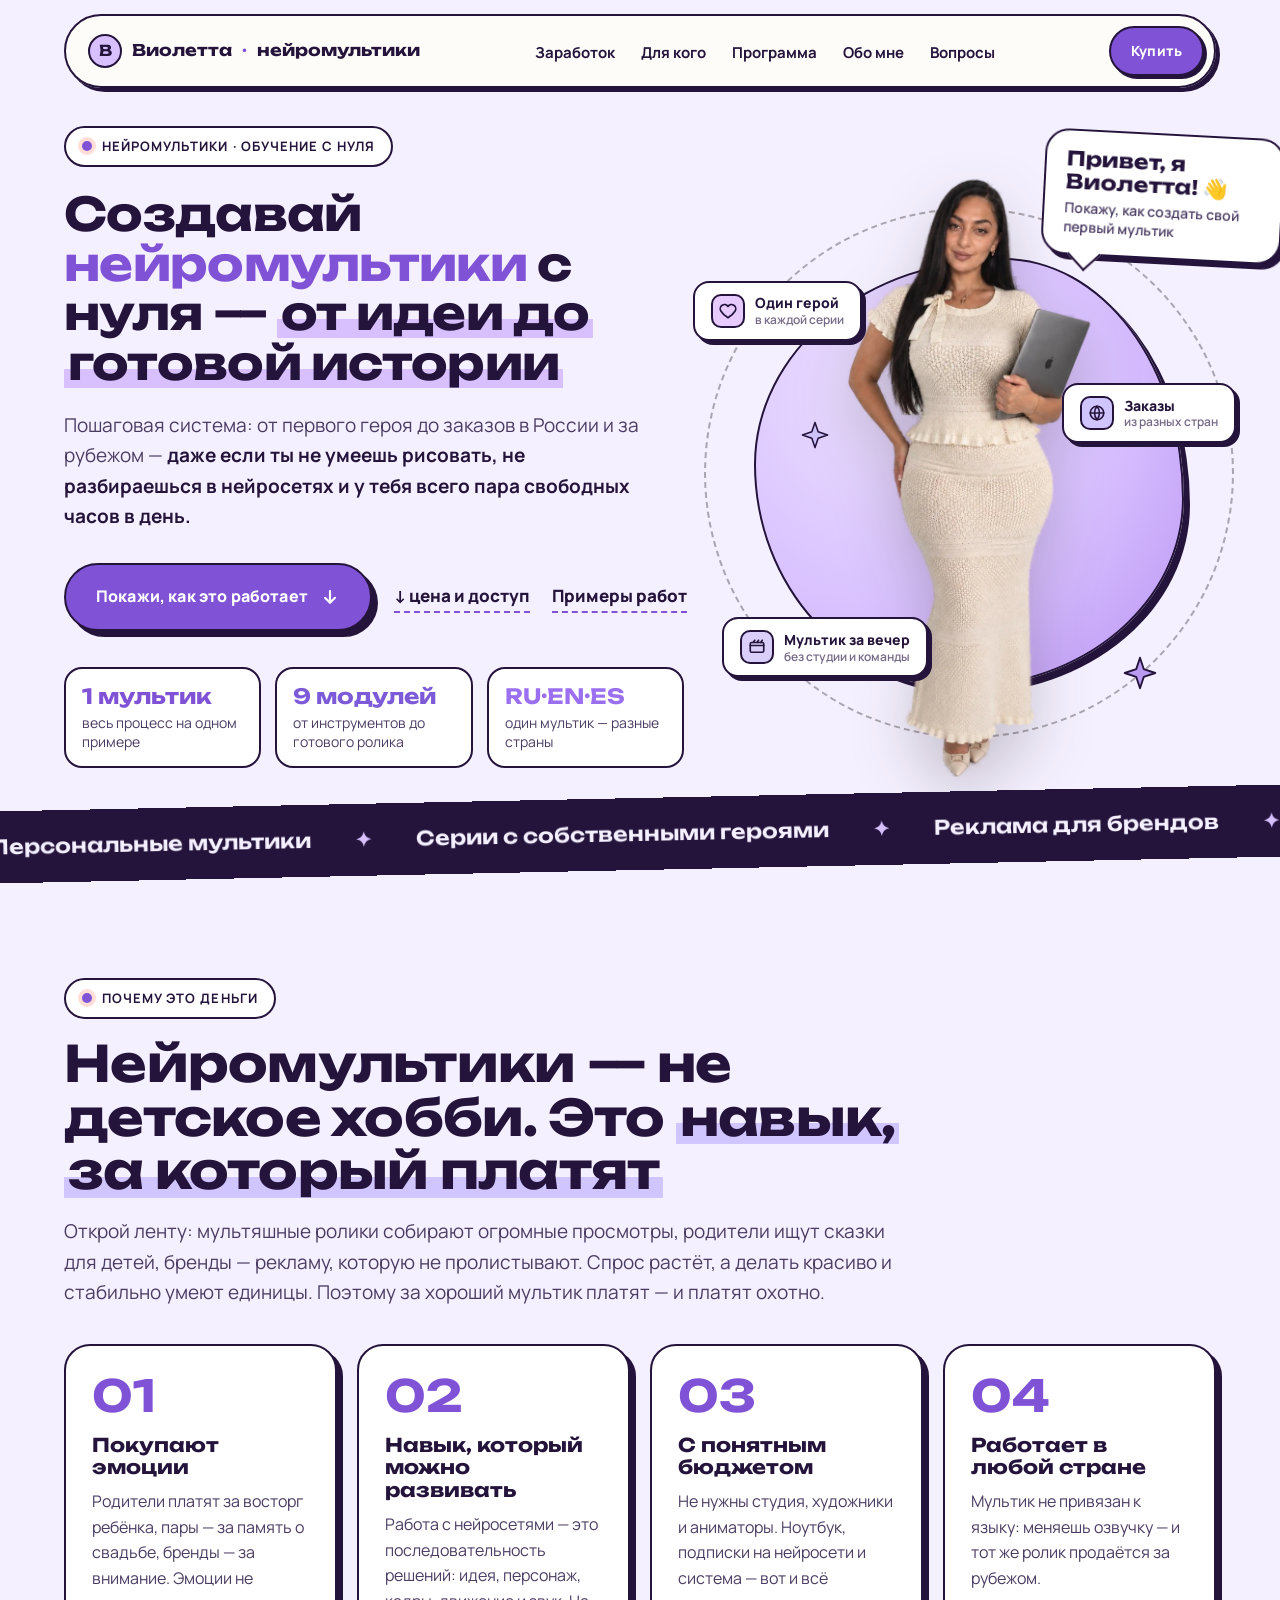
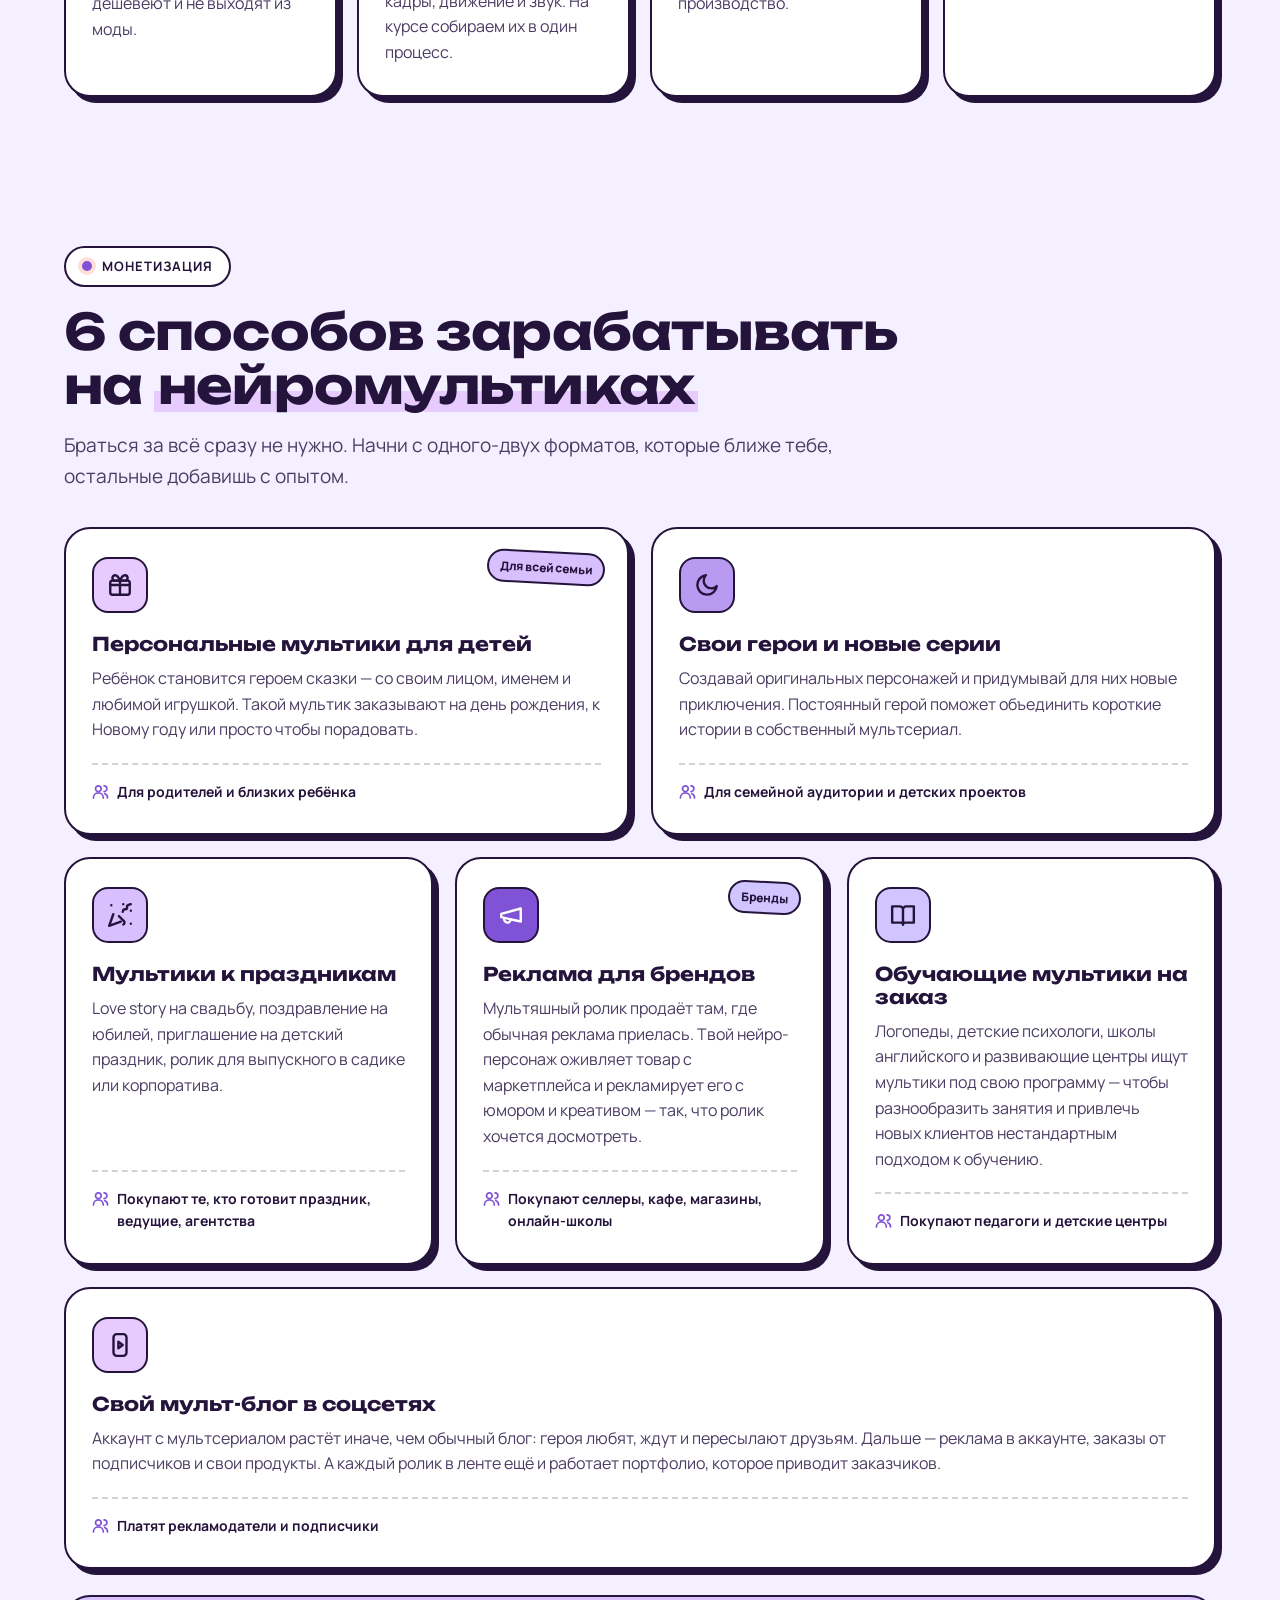
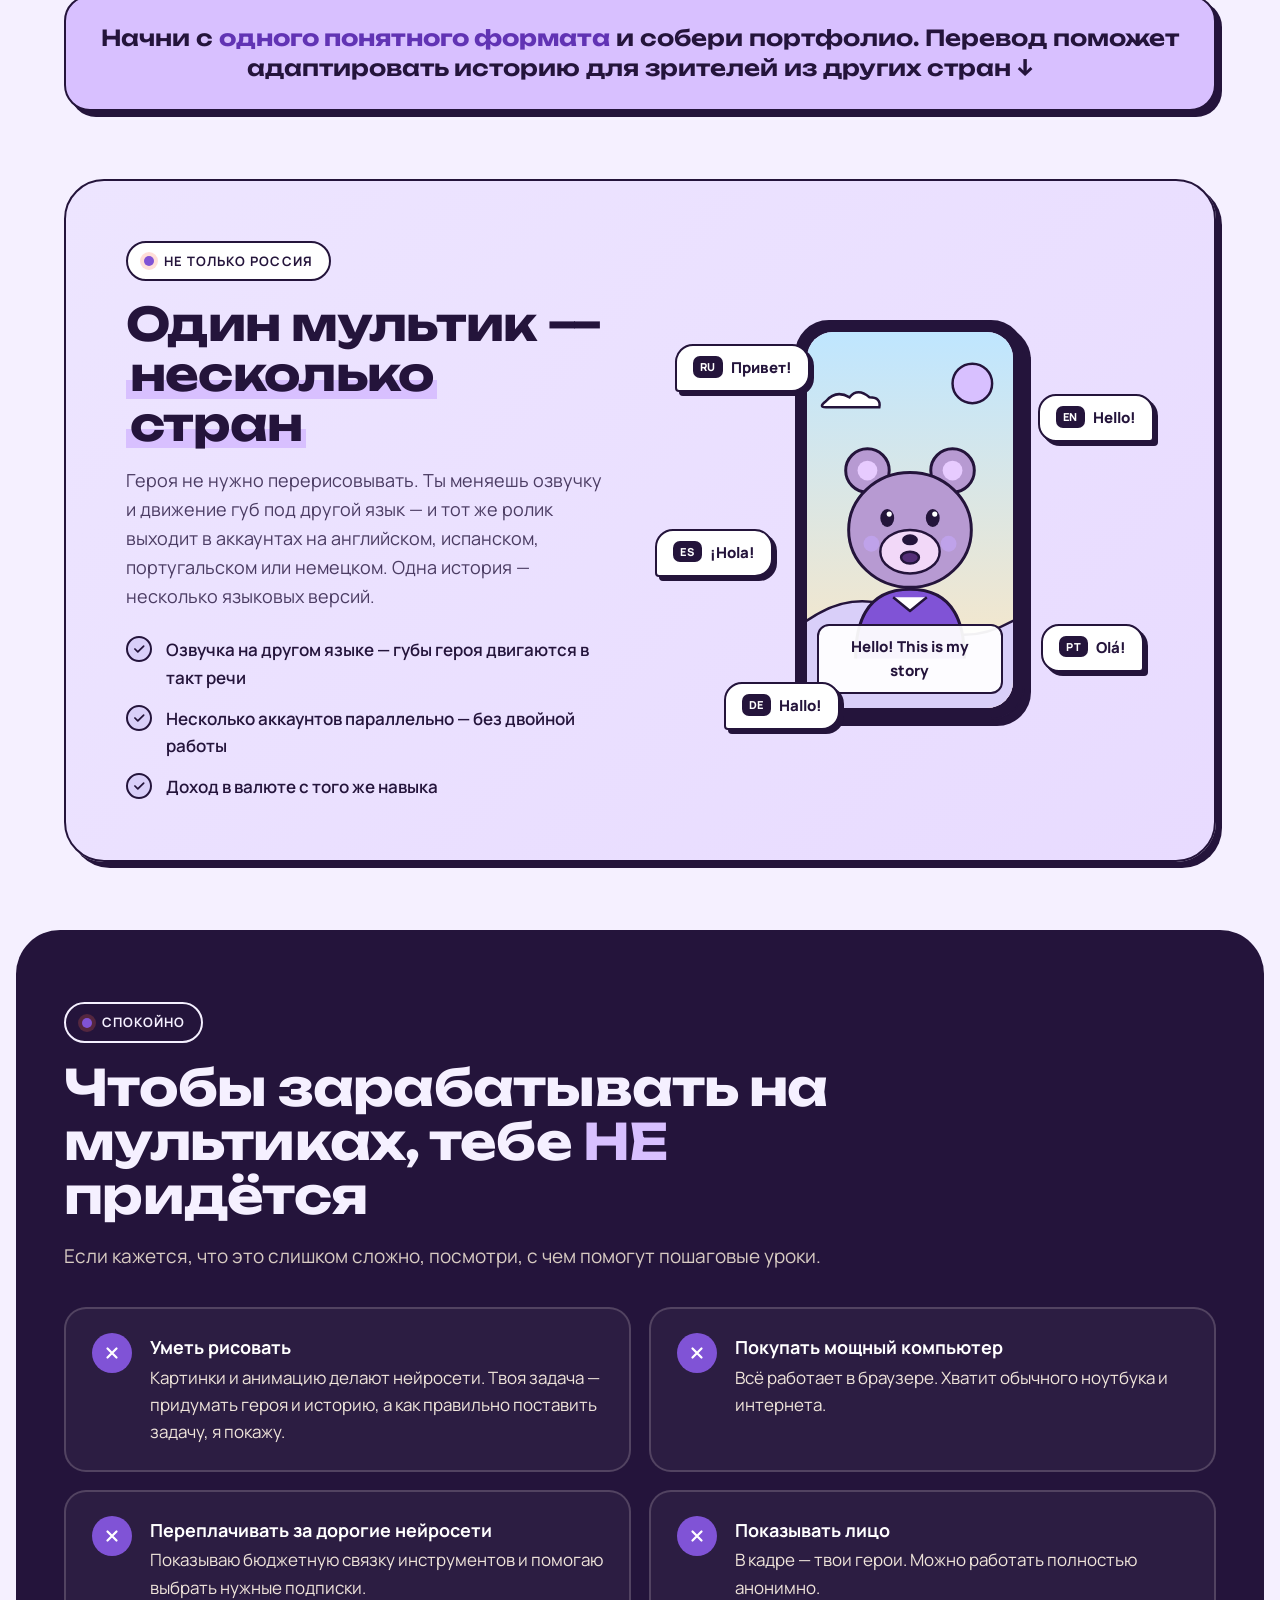
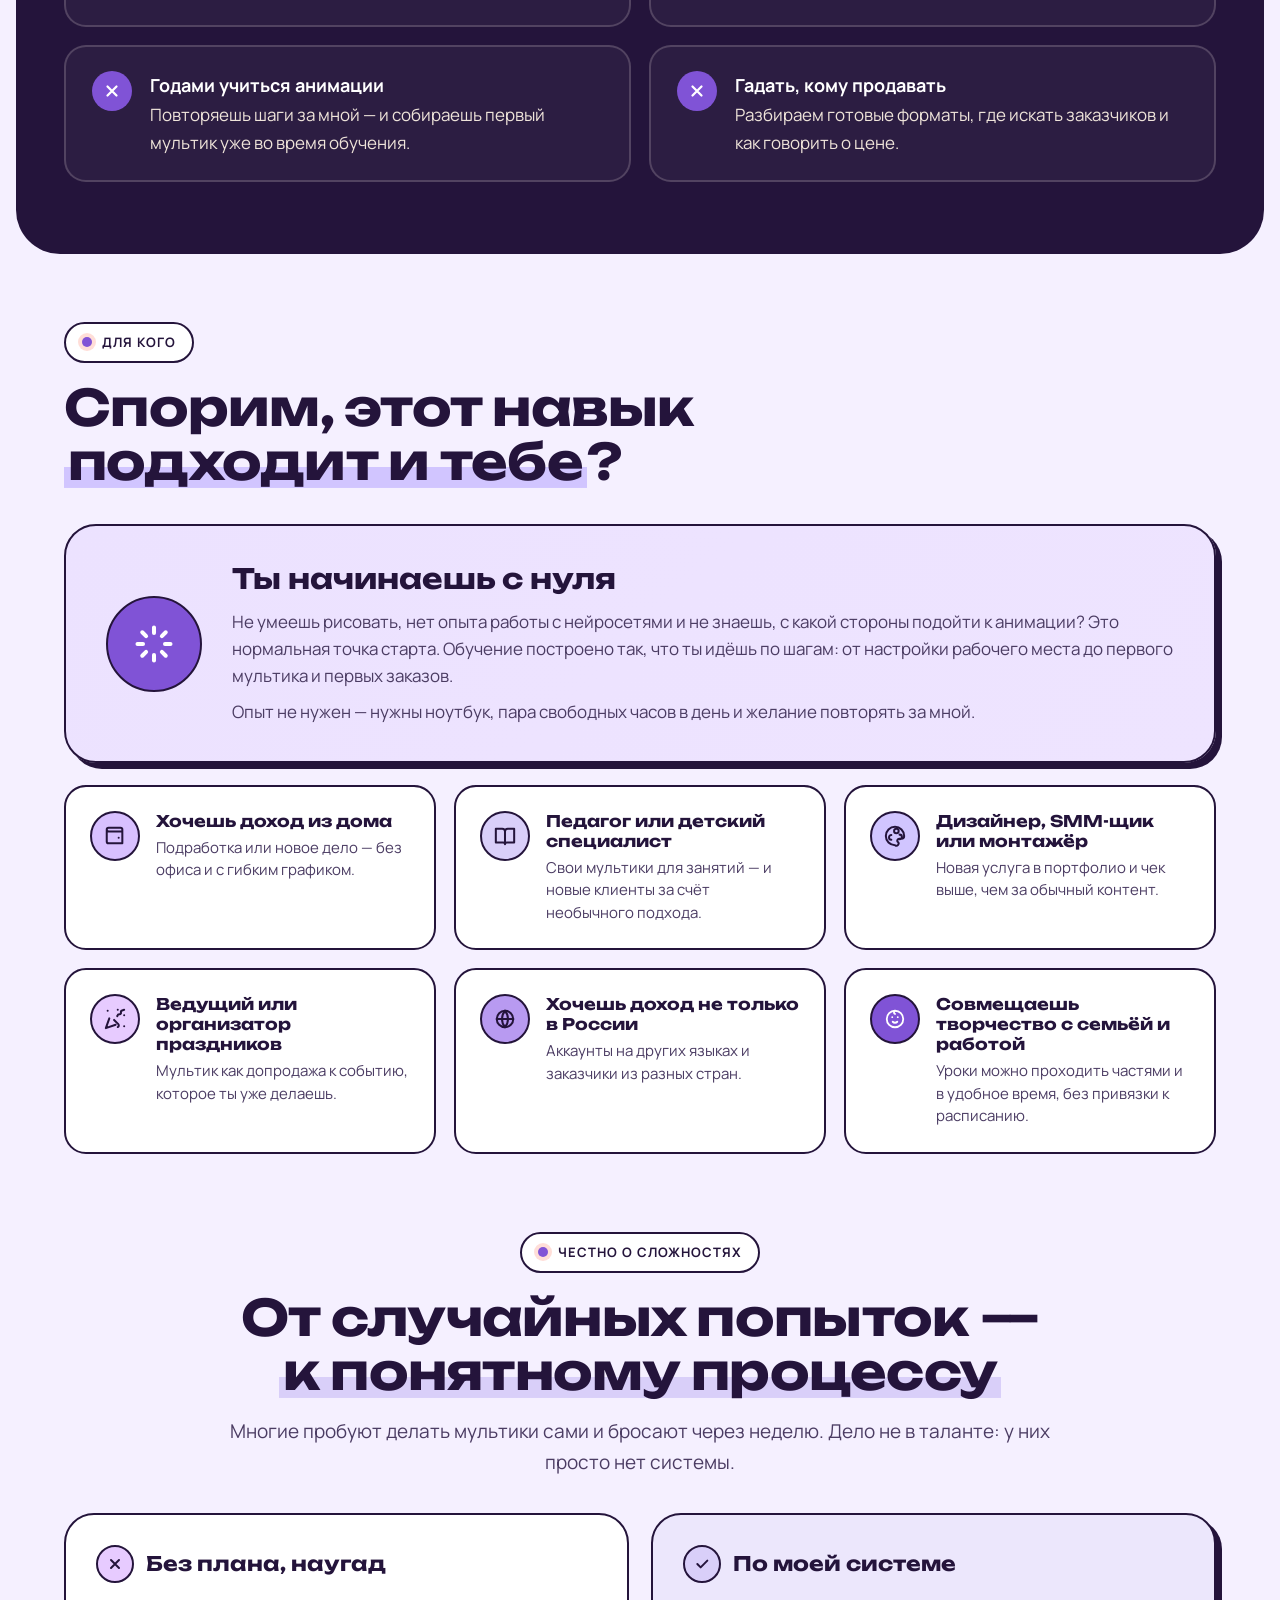
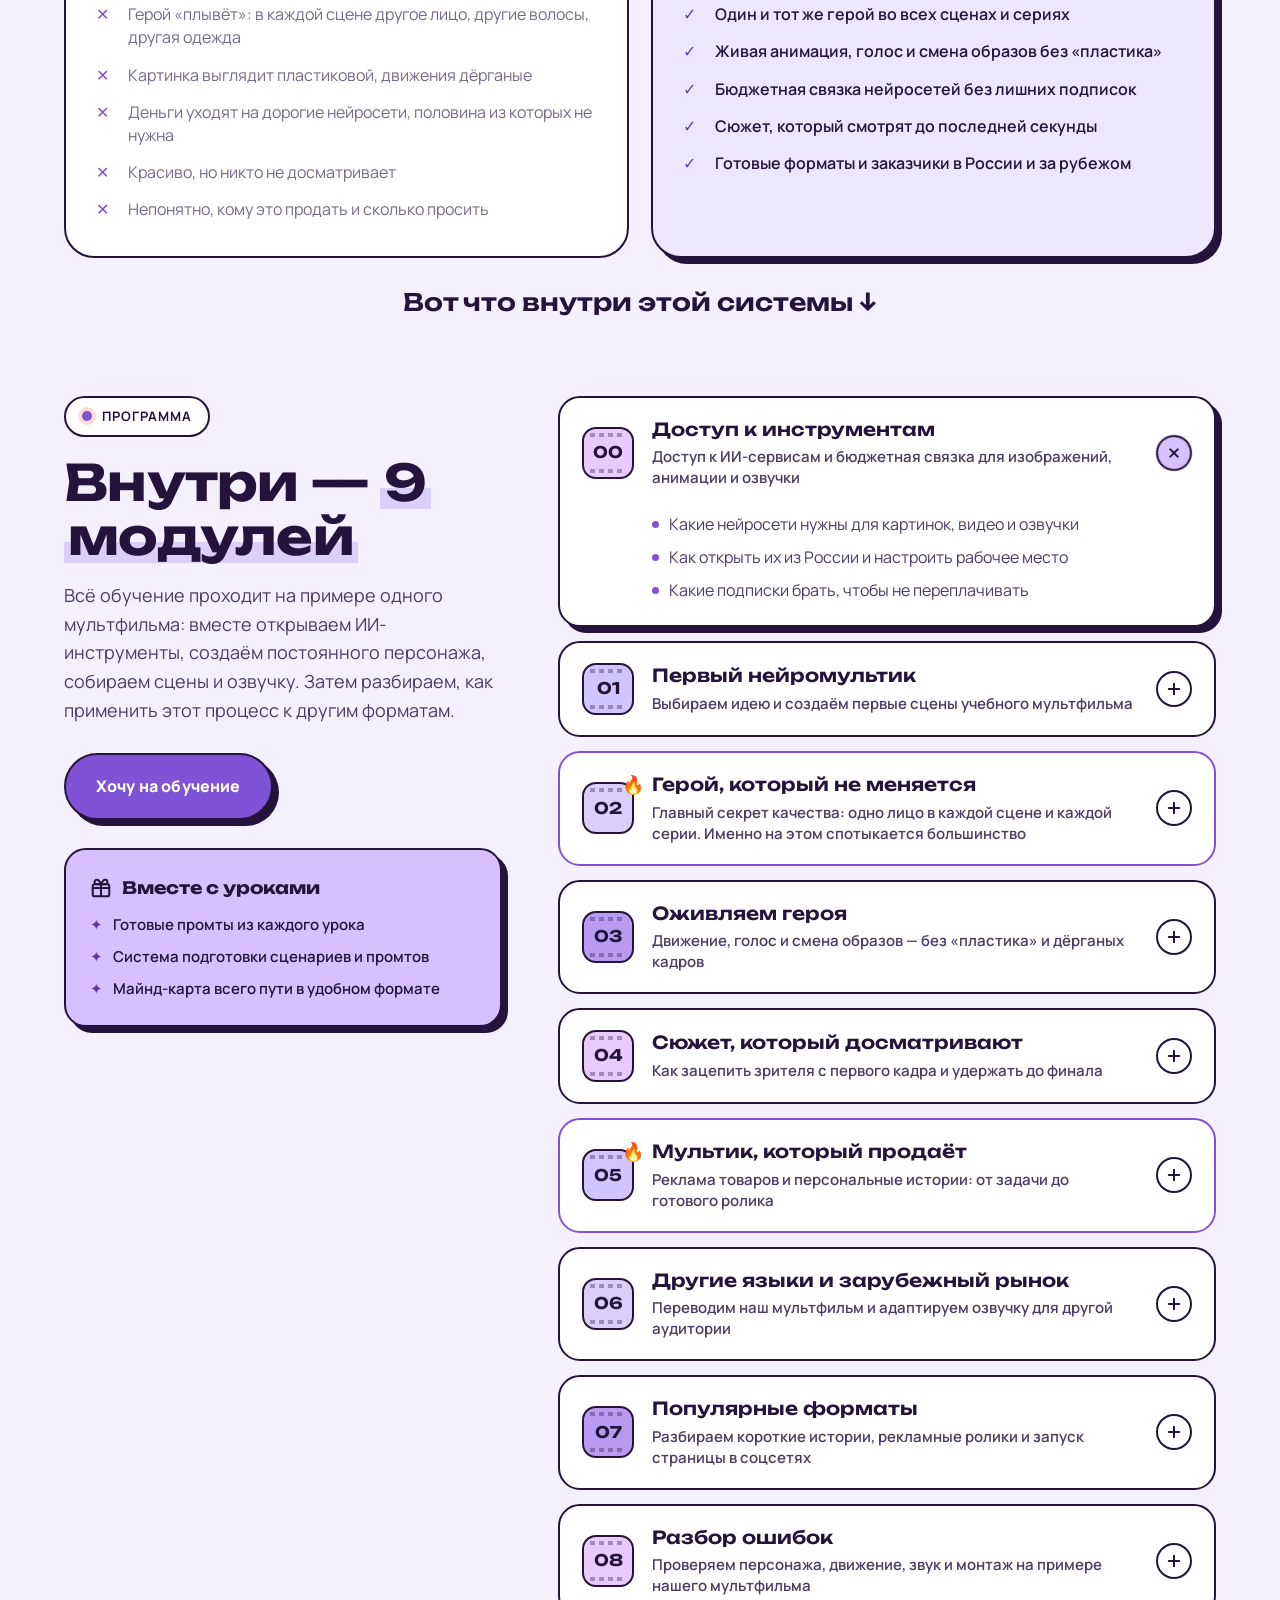
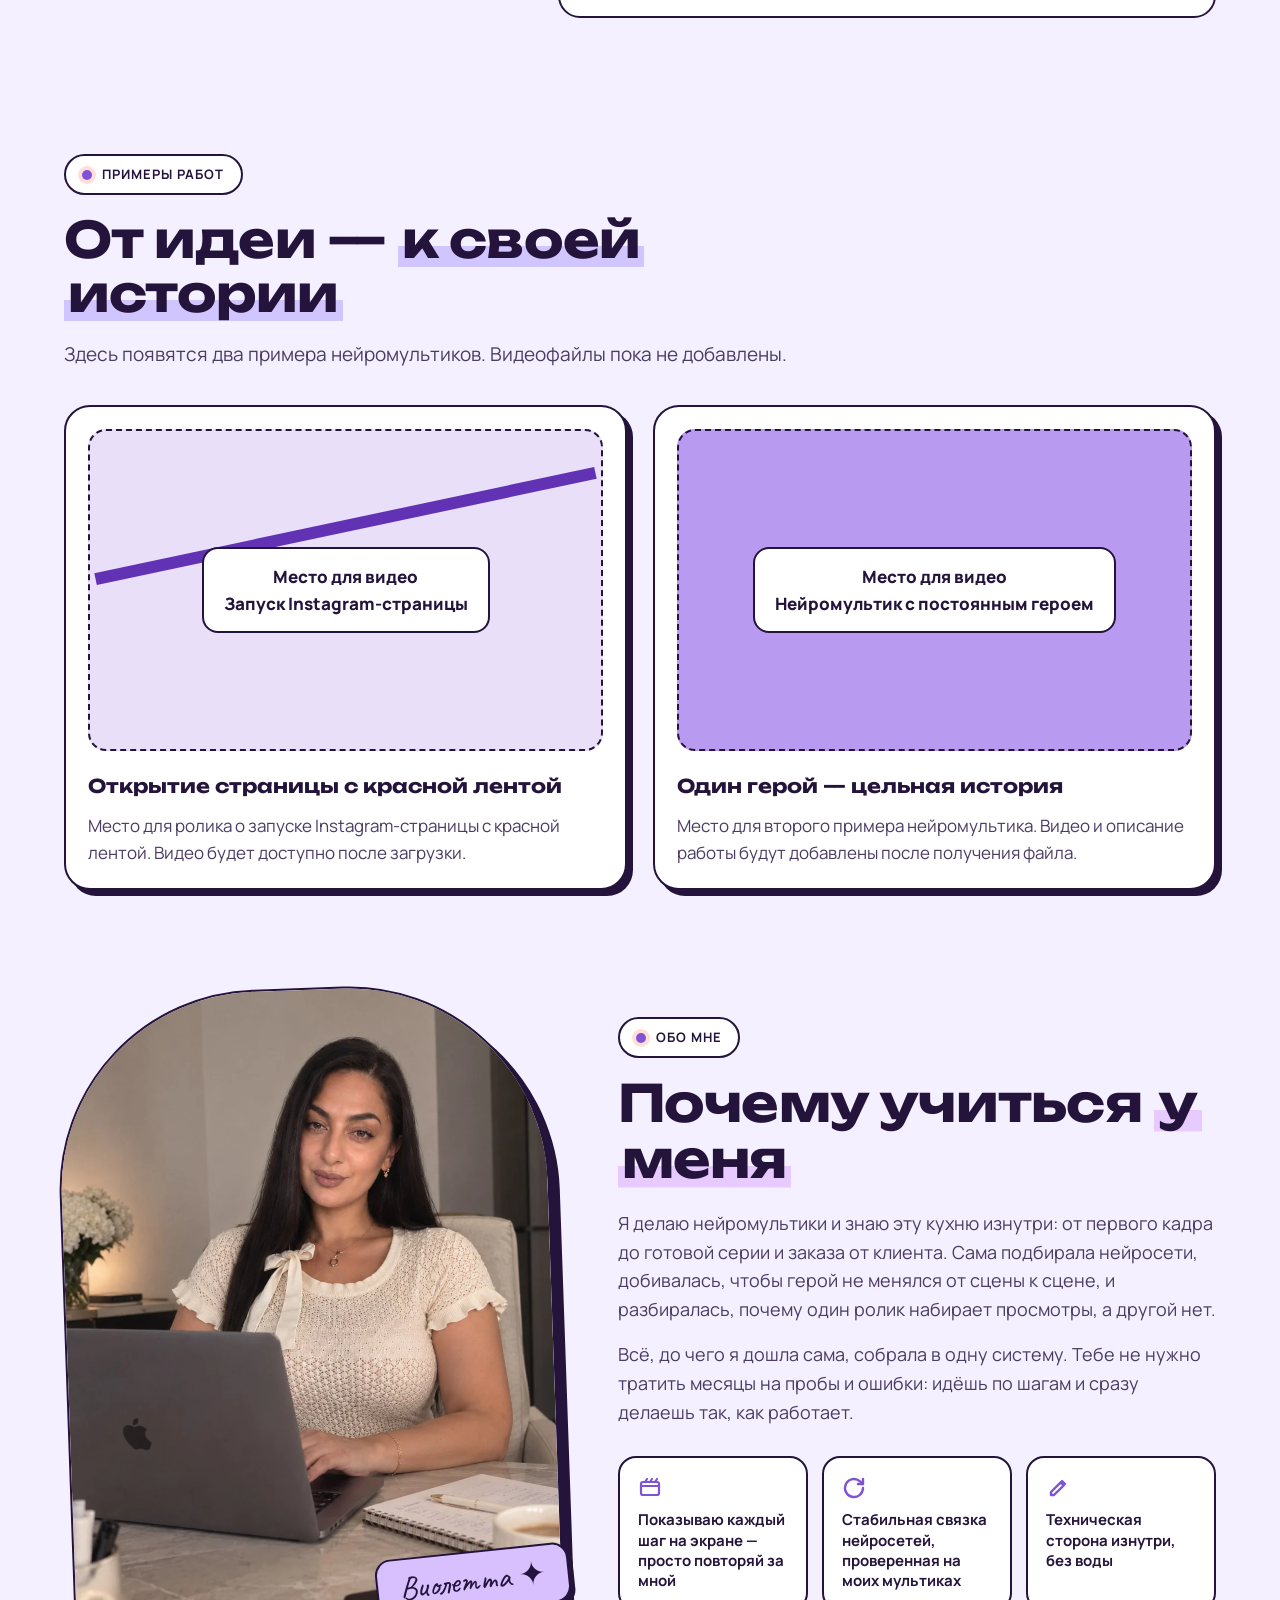
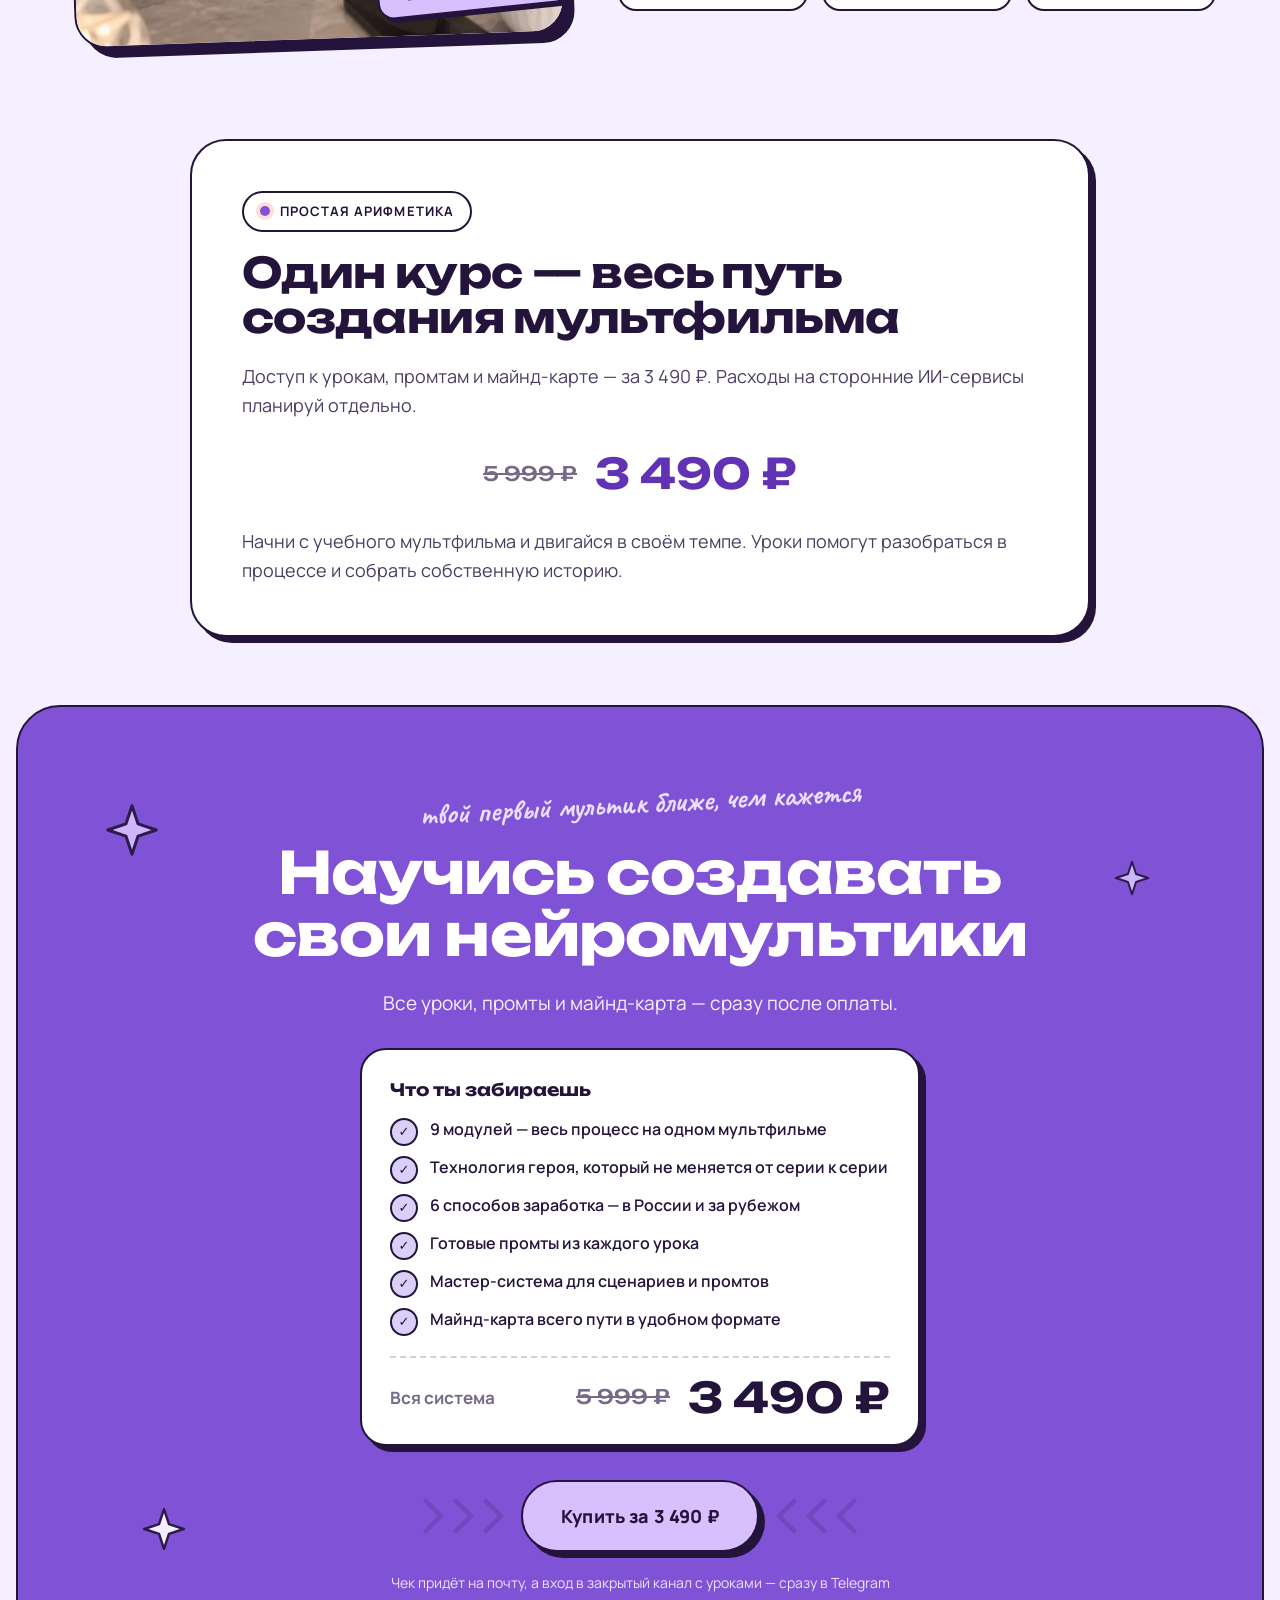
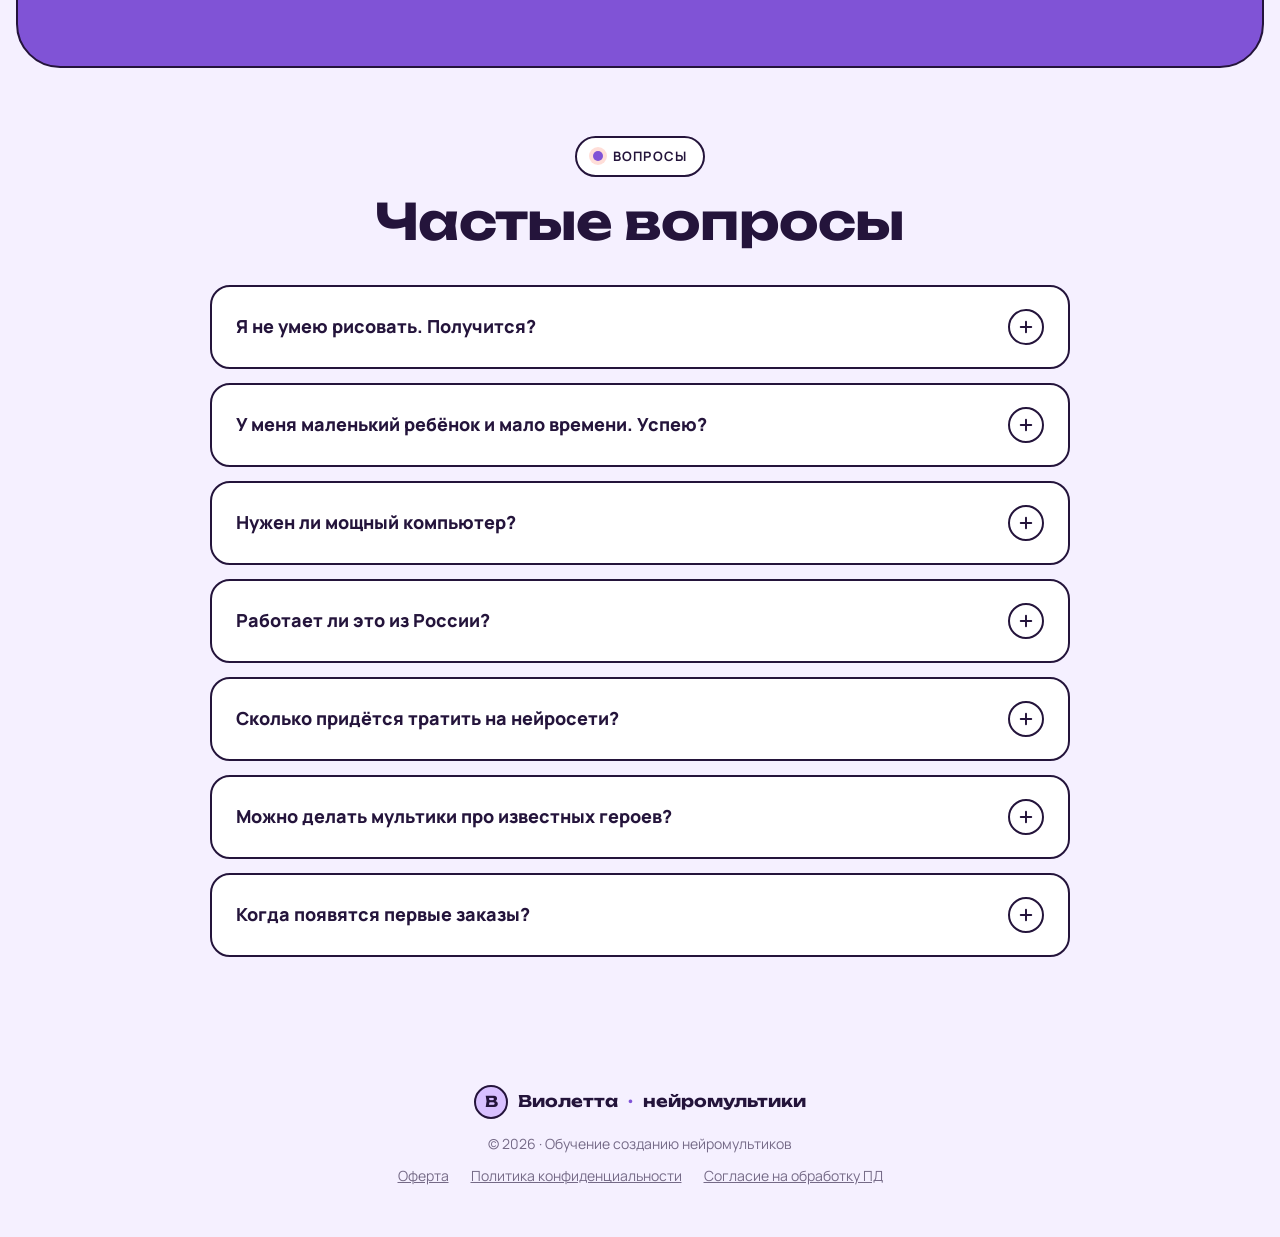
<file: index.html>
<!doctype html>
<html lang="ru">
<head>
<meta charset="utf-8">
<meta name="viewport" content="width=device-width, initial-scale=1">
<script>document.documentElement.classList.add('js')</script>
<title>Нейромультики с Виолеттой — обучение созданию AI-мультфильмов</title>
<meta name="description" content="Создание нейромультиков с нуля: ИИ-инструменты, постоянный персонаж, анимация и перевод на другие языки. Обучение на примере одного мультфильма.">
<meta property="og:title" content="Нейромультики с Виолеттой">
<meta property="og:description" content="Научись создавать нейромультики с нуля: от первого героя до готового ролика.">
<meta property="og:image" content="img/violetta-desk.webp">
<link rel="icon" href="favicon.ico" sizes="any">
<link rel="icon" type="image/png" sizes="32x32" href="img/favicon-32.png">
<link rel="apple-touch-icon" href="img/apple-touch-icon.png">
<link rel="preconnect" href="https://fonts.googleapis.com">
<link rel="preconnect" href="https://fonts.gstatic.com" crossorigin>
<link href="https://fonts.googleapis.com/css2?family=Unbounded:wght@500;600;700;800&family=Manrope:wght@400;500;600;700;800&family=Caveat:wght@600;700&display=swap" rel="stylesheet">
<style>
:root{
  --ink:#24143B; --ink-2:#4B3C63; --muted:#756A87;
  --cream:#F5F0FF; --paper:#FFFFFF; --sand:#E9DFF9;
  --coral:#8053D6; --coral-deep:#6133B4;
  --butter:#D8C0FF; --sky:#D1C5FF; --lilac:#B89AF1; --mint:#D9CFF9; --pink:#E7CBFF;
  --r:26px; --line:2px solid var(--ink);
  --pop:6px 6px 0 var(--ink);
  --ease:cubic-bezier(.22,1,.36,1);
  --spring:cubic-bezier(.34,1.56,.64,1);
}
*{box-sizing:border-box;margin:0;padding:0}
html{scroll-behavior:smooth;-webkit-text-size-adjust:100%}
body{font-family:Manrope,system-ui,-apple-system,"Segoe UI",Roboto,sans-serif;color:var(--ink);background:var(--cream);font-size:17px;line-height:1.6;overflow-x:hidden}
img{max-width:100%;display:block}
a{color:inherit}
.wrap{max-width:1200px;margin:0 auto;padding:0 24px}
.h{font-family:Unbounded,sans-serif;font-weight:700;line-height:1.08;letter-spacing:-.015em}
.hand{font-family:Caveat,cursive;font-weight:700}
.eyebrow{display:inline-flex;align-items:center;gap:10px;padding:8px 16px;border:var(--line);border-radius:999px;background:var(--paper);font-weight:700;font-size:13px;letter-spacing:.08em;text-transform:uppercase}
.eyebrow i{width:10px;height:10px;border-radius:50%;background:var(--coral);box-shadow:0 0 0 4px rgba(255,106,77,.22);animation:pulse 2s infinite}
@keyframes pulse{50%{box-shadow:0 0 0 8px rgba(255,106,77,0)}}
.mk{--mkc:var(--butter);padding:0 .08em;background:linear-gradient(var(--mkc),var(--mkc)) no-repeat 0 92%/0% .42em;-webkit-box-decoration-break:clone;box-decoration-break:clone;transition:background-size 1s var(--ease) .4s}
.in .mk,.mk.in{background-size:100% .42em}
.mk.sky{--mkc:var(--sky)} .mk.pink{--mkc:var(--pink)} .mk.mint{--mkc:var(--mint)}

/* кнопки */
.btn{position:relative;display:inline-flex;align-items:center;justify-content:center;gap:12px;padding:19px 30px;border:var(--line);border-radius:999px;background:var(--coral);color:#fff;text-decoration:none;font-family:inherit;font-weight:800;font-size:16px;letter-spacing:.01em;box-shadow:var(--pop);transition:transform .25s var(--ease),box-shadow .25s var(--ease),background .25s;cursor:pointer;white-space:nowrap}
.btn:hover{transform:translate(-2px,-2px);box-shadow:8px 8px 0 var(--ink);background:var(--coral-deep)}
.btn:active{transform:translate(4px,4px);box-shadow:2px 2px 0 var(--ink)}
.btn svg{width:20px;height:20px;transition:transform .3s var(--spring)}
.btn:hover svg{transform:translateY(3px)}
.btn:focus-visible,a:focus-visible,summary:focus-visible{outline:3px solid var(--sky);outline-offset:3px}

/* шапка */
.nav{position:fixed;top:14px;left:0;right:0;z-index:50}
.nav__in{display:flex;align-items:center;justify-content:space-between;gap:20px;padding:10px 10px 10px 22px;border:var(--line);border-radius:999px;background:rgba(255,253,248,.9);backdrop-filter:blur(12px);-webkit-backdrop-filter:blur(12px);box-shadow:4px 4px 0 var(--ink)}
.logo{display:flex;align-items:center;gap:10px;text-decoration:none;font-family:Unbounded;font-weight:700;font-size:16px}
.logo b{display:grid;place-items:center;width:34px;height:34px;border:var(--line);border-radius:50%;background:var(--butter);font-size:15px}
.logo__tail{display:inline-flex;gap:10px}
.logo__tail span{color:var(--coral)}
.nav__links{display:flex;gap:26px;list-style:none}
.nav__links a{text-decoration:none;font-weight:700;font-size:15px;position:relative}
.nav__links a::after{content:"";position:absolute;left:0;right:0;bottom:-3px;height:2px;background:var(--coral);transform:scaleX(0);transition:transform .3s var(--ease)}
.nav__links a:hover::after{transform:scaleX(1)}
.nav .btn{padding:12px 20px;font-size:14px;box-shadow:3px 3px 0 var(--ink)}
.btn--shine{overflow:hidden;isolation:isolate}
.btn--shine::after{content:"";position:absolute;top:-20%;bottom:-20%;left:-60%;width:45%;background:linear-gradient(105deg,transparent,rgba(255,255,255,.75),transparent);transform:skewX(-20deg);animation:shine 5s ease-in-out 1.5s infinite;pointer-events:none}
@keyframes shine{0%{left:-60%}18%,100%{left:130%}}

/* первый экран */
.hero{position:relative;padding:126px 0 40px;overflow:hidden}
.hero__grid{display:grid;grid-template-columns:1.12fr .88fr;gap:30px;align-items:center}
.hero h1{font-size:clamp(30px,3.6vw,52px);margin:22px 0 22px}
.hero h1 em{font-style:normal;color:var(--coral)}
.hero__sub{font-size:19px;color:var(--ink-2);max-width:590px}
.hero__sub b{color:var(--ink)}
.hero__cta{display:flex;flex-wrap:wrap;align-items:center;gap:16px 22px;margin:32px 0 36px}
.hero__price{font-weight:800;text-decoration:none;border-bottom:2px dashed var(--coral);padding-bottom:2px}
.facts{display:grid;grid-template-columns:repeat(3,1fr);gap:14px;max-width:620px}
.fact{padding:16px 16px 14px;border:var(--line);border-radius:18px;background:var(--paper)}
.fact b{display:block;font-family:Unbounded;font-size:21px;line-height:1.1;margin-bottom:6px}
.fact span{font-size:14px;color:var(--ink-2);line-height:1.35;display:block}
.fact:nth-child(1) b{color:var(--coral)} .fact:nth-child(2) b{color:#7C5AD8} .fact:nth-child(3) b{color:#9A6FF0}

.stage{position:relative;height:640px}
.stage__blob{position:absolute;left:50%;top:54%;width:430px;height:430px;transform:translate(-50%,-50%);border:var(--line);border-radius:58% 42% 52% 48%/48% 56% 44% 52%;background:radial-gradient(circle at 30% 30%,#EBDFFF,var(--butter) 55%,#B892F3);box-shadow:var(--pop);animation:morph 12s ease-in-out infinite}
@keyframes morph{50%{border-radius:44% 56% 40% 60%/58% 42% 58% 42%}}
.stage__ring{position:absolute;left:50%;top:54%;width:530px;height:530px;transform:translate(-50%,-50%);border:2px dashed rgba(36,26,28,.35);border-radius:50%;animation:spin 60s linear infinite}
@keyframes spin{to{transform:translate(-50%,-50%) rotate(360deg)}}
.stage__girl{position:absolute;left:50%;bottom:-10px;height:600px;width:auto;transform:translateX(-50%);filter:drop-shadow(0 26px 30px rgba(36,26,28,.22));z-index:2}
/* реплика Виолетты */
.say{position:absolute;z-index:4;right:-13%;top:0;max-width:240px;padding:16px 20px;border:var(--line);border-radius:24px;background:var(--paper);box-shadow:5px 5px 0 var(--ink);transform:rotate(3deg);transform-origin:left bottom;animation:pop .7s var(--spring) .6s both}
.say::after{content:"";position:absolute;left:30px;bottom:-13px;width:22px;height:22px;background:var(--paper);border-right:var(--line);border-bottom:var(--line);transform:rotate(45deg)}
.say b{display:block;font-family:Unbounded;font-size:20px;line-height:1.15}
.say span{display:block;font-size:14px;font-weight:600;color:var(--ink-2);margin-top:6px;line-height:1.35}
@keyframes pop{from{opacity:0;transform:rotate(3deg) scale(.5)}}
.sticker{position:absolute;z-index:3;display:flex;align-items:center;gap:10px;padding:11px 16px;border:var(--line);border-radius:16px;background:var(--paper);box-shadow:4px 4px 0 var(--ink);font-weight:800;font-size:14px;line-height:1.25;white-space:nowrap;animation:bob 5s ease-in-out infinite}
.sticker i{display:grid;place-items:center;flex:none;width:34px;height:34px;border:var(--line);border-radius:10px}
.sticker i svg{width:18px;height:18px}
.sticker small{display:block;font-weight:600;color:var(--muted);font-size:12px}
.s1{left:-6%;top:24%;--r:-5deg} .s1 i{background:var(--pink)}
.s2{right:-4%;top:40%;--r:4deg;animation-delay:-1.6s} .s2 i{background:var(--sky)}
.s3{left:0;bottom:14%;--r:3deg;animation-delay:-3.2s} .s3 i{background:var(--mint)}
@keyframes bob{0%,100%{transform:translateY(0) rotate(var(--r,0deg))}50%{transform:translateY(-12px) rotate(var(--r,0deg))}}
.doodle{position:absolute;pointer-events:none;z-index:1}
.d-star{animation:twinkle 3.5s ease-in-out infinite}
@keyframes twinkle{50%{transform:scale(.7) rotate(25deg);opacity:.6}}

/* бегущая строка */
.marquee{border-block:var(--line);background:var(--ink);color:var(--cream);overflow:hidden;padding:18px 0;transform:rotate(-1.2deg);margin:30px -10px 0;position:relative;z-index:4}
.marquee__track{display:flex;gap:44px;width:max-content;animation:run 38s linear infinite}
.marquee span{display:flex;align-items:center;gap:44px;font-family:Unbounded;font-weight:600;font-size:20px;white-space:nowrap}
.marquee span::after{content:"✦";color:var(--butter)}
@keyframes run{to{transform:translateX(-50%)}}

/* секции */
section{position:relative}
.sec{padding:68px 0}
.sec__head{max-width:840px;margin-bottom:36px}
.sec__head.center{margin-inline:auto;text-align:center}
.sec__head h2{font-size:clamp(28px,3.9vw,50px);margin:18px 0 18px}
.sec__head p{font-size:19px;color:var(--ink-2)}
.bridge{margin-top:28px;text-align:center;font-family:Unbounded;font-weight:600;font-size:clamp(18px,2.2vw,24px);line-height:1.35}
.bridge span{color:var(--coral)}

/* карточки */
.card{position:relative;padding:28px 26px 30px;border:var(--line);border-radius:var(--r);background:var(--paper);box-shadow:var(--pop);transition:transform .35s var(--ease),box-shadow .35s var(--ease)}
.card:hover{transform:translate(-3px,-4px) rotate(-.4deg);box-shadow:10px 10px 0 var(--ink)}
.ico{display:grid;place-items:center;width:56px;height:56px;border:var(--line);border-radius:16px;margin-bottom:20px}
.ico svg{width:26px;height:26px}
.card h3{font-family:Unbounded;font-size:19px;line-height:1.2;margin-bottom:10px;font-weight:700}
.card p{font-size:16px;color:var(--ink-2)}
.bg-c{background:var(--coral);color:#fff} .bg-b{background:var(--butter)} .bg-s{background:var(--sky)} .bg-l{background:var(--lilac)} .bg-m{background:var(--mint)} .bg-p{background:var(--pink)}

/* почему платят */
.why{display:grid;grid-template-columns:repeat(4,1fr);gap:20px}
.why .n{display:block;font-family:Unbounded;font-size:44px;line-height:1;color:var(--coral);margin-bottom:16px}

/* заработок */
.money{display:grid;grid-template-columns:repeat(6,1fr);gap:22px}
.money .card{grid-column:span 2;display:flex;flex-direction:column}
.money .card.wide{grid-column:span 3}
.money .card.full{grid-column:span 6}
.money .card p{flex:1}
.who{display:flex;gap:8px;align-items:flex-start;margin-top:20px;padding-top:16px;border-top:2px dashed rgba(36,26,28,.2);font-size:14px;font-weight:700;color:var(--ink)}
.who svg{width:17px;height:17px;flex:none;margin-top:2px;color:var(--coral)}
.tag{position:absolute;top:22px;right:22px;padding:5px 11px;border:var(--line);border-radius:999px;font-size:12px;font-weight:800;background:var(--butter);transform:rotate(3deg)}
.sum{margin-top:26px;padding:26px 30px;border:var(--line);border-radius:26px;background:var(--butter);box-shadow:var(--pop);text-align:center}
.sum p{font-family:Unbounded;font-weight:600;font-size:clamp(17px,2vw,22px);line-height:1.35}
.sum p b{color:var(--coral-deep)}

/* мир */
.world{display:grid;grid-template-columns:1fr 1fr;gap:50px;align-items:center;padding:60px;border:var(--line);border-radius:40px;background:linear-gradient(135deg,#EDE5FF,#E8DBFF);box-shadow:var(--pop);overflow:hidden;position:relative}
.world h2{font-size:clamp(28px,3.6vw,46px);margin:18px 0 18px}
.world p{font-size:18px;color:var(--ink-2)}
.ticks{list-style:none;margin-top:26px;display:grid;gap:14px}
.ticks li{display:flex;gap:14px;align-items:flex-start;font-weight:600}
.ticks li svg{flex:none;width:26px;height:26px;padding:4px;border:var(--line);border-radius:50%;background:var(--mint)}
.bubbles{position:relative;height:420px}
.screen{position:absolute;left:50%;top:50%;width:230px;height:400px;transform:translate(-50%,-50%);border:var(--line);border-radius:34px;background:var(--ink);padding:10px;box-shadow:var(--pop)}
.screen__in{height:100%;border-radius:26px;overflow:hidden;position:relative;background:linear-gradient(180deg,#EEE1FF,#CBB4FA)}
.toon{position:absolute;inset:0;width:100%;height:100%}
.toon__mouth{transform-box:fill-box;transform-origin:center;animation:talk .32s ease-in-out infinite alternate}
@keyframes talk{from{transform:scaleY(.25)}to{transform:scaleY(1.1)}}
.toon__eyes{transform-box:fill-box;transform-origin:center;animation:blink 4s infinite}
@keyframes blink{0%,92%,100%{transform:scaleY(1)}95%{transform:scaleY(.1)}}
.toon__bear{transform-box:view-box;transform-origin:105px 330px;animation:sway 3s ease-in-out infinite}
@keyframes sway{50%{transform:rotate(2.5deg)}}
.screen__cap{position:absolute;left:10px;right:10px;bottom:14px;padding:9px 12px;border-radius:12px;background:rgba(255,255,255,.94);font-weight:800;font-size:15px;text-align:center;border:var(--line);transition:opacity .3s}
.lang{position:absolute;padding:10px 16px;border:var(--line);border-radius:18px 18px 18px 4px;background:var(--paper);box-shadow:4px 4px 0 var(--ink);font-weight:800;font-size:15px;animation:bob 6s ease-in-out infinite}
.lang em{font-style:normal;display:inline-block;margin-right:8px;padding:2px 7px;border-radius:7px;background:var(--ink);color:#fff;font-size:11px;letter-spacing:.06em;vertical-align:2px}
.l1{left:2%;top:8%;--r:-4deg} .l2{right:0;top:20%;--r:5deg;animation-delay:-1s;border-radius:18px 18px 4px 18px}
.l3{left:-2%;top:52%;--r:3deg;animation-delay:-2s} .l4{right:2%;bottom:14%;--r:-3deg;animation-delay:-3s;border-radius:18px 18px 4px 18px}
.l5{left:12%;bottom:0;--r:2deg;animation-delay:-4s}

/* тебе не придётся */
.dark{background:var(--ink);color:var(--cream);border-radius:44px;margin:0 16px;padding:72px 0;overflow:hidden}
.dark .eyebrow{background:transparent;border-color:var(--cream);color:var(--cream)}
.dark .sec__head p{color:#D8CBC2}
.nope{display:grid;grid-template-columns:repeat(2,1fr);gap:18px}
.nope>div{display:flex;gap:18px;align-items:flex-start;padding:24px 26px;border:2px solid rgba(251,245,236,.18);border-radius:22px;background:rgba(251,245,236,.04);transition:border-color .3s,background .3s}
.nope>div:hover{border-color:var(--coral);background:rgba(255,106,77,.07)}
.nope b{flex:none;display:grid;place-items:center;width:40px;height:40px;border-radius:50%;background:var(--coral);color:#fff}
.nope b svg{width:18px;height:18px}
.nope p{font-size:17px;color:#EFE4DA}
.nope p strong{color:#fff;display:block;font-size:18px;margin-bottom:2px}

/* для кого */
.mom{display:grid;grid-template-columns:auto 1fr;gap:30px;align-items:center;padding:36px 40px;border:var(--line);border-radius:32px;background:linear-gradient(135deg,#ECE2FF,#EEE4FF);box-shadow:var(--pop);margin-bottom:22px}
.mom .ico{width:96px;height:96px;border-radius:50%;margin:0;background:var(--coral);color:#fff}
.mom .ico svg{width:44px;height:44px}
.mom h3{font-family:Unbounded;font-size:clamp(21px,2.4vw,28px);line-height:1.2;margin-bottom:12px}
.mom p{font-size:17px;color:var(--ink-2)}
.mom p+p{margin-top:8px}
.for{display:grid;grid-template-columns:repeat(3,1fr);gap:18px}
.for__i{display:flex;gap:16px;align-items:flex-start;padding:24px;border:var(--line);border-radius:22px;background:var(--paper)}
.for__i .ico{width:50px;height:50px;margin:0;flex:none;border-radius:50%}
.for__i .ico svg{width:22px;height:22px}
.for__i h4{font-family:Unbounded;font-size:16px;line-height:1.25;margin-bottom:6px}
.for__i p{font-size:15px;color:var(--ink-2);line-height:1.5}

/* наугад / по системе */
.vs{display:grid;grid-template-columns:1fr 1fr;gap:22px}
.vs__col{border:var(--line);border-radius:30px;padding:30px 30px 34px;background:var(--paper)}
.vs__col.good{background:#ECE7FC;box-shadow:var(--pop)}
.vs__col h3{font-family:Unbounded;font-size:20px;margin-bottom:20px;display:flex;align-items:center;gap:12px}
.vs__col h3 i{display:grid;place-items:center;width:38px;height:38px;border:var(--line);border-radius:50%}
.vs__col h3 i svg{width:16px;height:16px}
.vs__col.bad h3 i{background:var(--pink)} .vs__col.good h3 i{background:var(--mint)}
.vs ul{list-style:none;display:grid;gap:14px}
.vs li{display:flex;gap:12px;font-size:16px;line-height:1.45}
.vs li::before{flex:none;font-weight:800;width:20px}
.vs .bad li{color:var(--muted)} .vs .bad li::before{content:"✕";color:var(--coral)}
.vs .good li{font-weight:600} .vs .good li::before{content:"✓";color:#6541B0}

/* программа */
.prog{display:grid;grid-template-columns:.8fr 1.2fr;gap:56px;align-items:start}
.prog__side{position:sticky;top:110px}
.prog__side h2{font-size:clamp(30px,4vw,50px);margin:18px 0 18px}
.prog__side p{font-size:18px;color:var(--ink-2);margin-bottom:28px}
.bonus{margin-top:28px;padding:24px;border:var(--line);border-radius:22px;background:var(--butter);box-shadow:var(--pop)}
.bonus h4{font-family:Unbounded;font-size:17px;margin-bottom:12px;display:flex;align-items:center;gap:10px}
.bonus h4 svg{width:22px;height:22px}
.bonus ul{list-style:none;display:grid;gap:8px;font-weight:600;font-size:15px}
.bonus li{display:flex;gap:10px} .bonus li::before{content:"✦";color:var(--coral-deep)}
.mods{display:grid;gap:14px}
.mod{border:var(--line);border-radius:22px;background:var(--paper);overflow:hidden;transition:box-shadow .3s var(--ease),transform .3s var(--ease)}
.mod[open]{box-shadow:var(--pop);transform:translate(-2px,-2px)}
.mod summary{list-style:none;display:flex;align-items:center;gap:18px;padding:20px 22px;cursor:pointer}
.mod summary::-webkit-details-marker{display:none}
.mod__n{flex:none;display:grid;place-items:center;width:52px;height:52px;border:var(--line);border-radius:14px;font-family:Unbounded;font-weight:700;font-size:16px;background:var(--cream);position:relative}
.mod__n::before,.mod__n::after{content:"";position:absolute;left:6px;right:6px;height:4px;background:repeating-linear-gradient(90deg,var(--ink) 0 5px,transparent 5px 9px);opacity:.35}
.mod__n::before{top:4px} .mod__n::after{bottom:4px}
.mod:nth-child(4n+1) .mod__n{background:var(--pink)} .mod:nth-child(4n+2) .mod__n{background:var(--sky)}
.mod:nth-child(4n+3) .mod__n{background:var(--mint)} .mod:nth-child(4n+4) .mod__n{background:var(--lilac)}
.mod h3{flex:1;font-family:Unbounded;font-size:18px;font-weight:600;line-height:1.25}
.mod h3 small{display:block;font-family:Manrope;font-size:15px;font-weight:600;color:var(--ink-2);margin-top:6px;line-height:1.4}
.mod--fire{border-color:var(--coral)}
.mod--fire .mod__n::after{content:"🔥";background:none;opacity:1;left:auto;right:-12px;top:-14px;bottom:auto;height:auto;font-size:18px}
.plus{flex:none;width:36px;height:36px;border:var(--line);border-radius:50%;display:grid;place-items:center;transition:transform .35s var(--spring),background .3s}
.plus svg{width:18px;height:18px}
.mod[open] .plus{transform:rotate(45deg);background:var(--butter)}
.mod__body{padding:0 22px 22px 92px;color:var(--ink-2);font-size:16px}
.mod__body ul{list-style:none;display:grid;gap:7px;margin-top:4px}
.mod__body li{display:flex;gap:10px}
.mod__body li::before{content:"";flex:none;width:7px;height:7px;margin-top:9px;border-radius:50%;background:var(--coral)}

/* почему у меня */
.about{display:grid;grid-template-columns:.9fr 1.1fr;gap:64px;align-items:center}
.photo{position:relative}
.photo__frame{position:relative;border:var(--line);border-radius:200px 200px 32px 32px;overflow:hidden;box-shadow:10px 10px 0 var(--ink);background:var(--sand);aspect-ratio:3/4;transform:rotate(-2deg)}
.photo__frame img{width:100%;height:100%;object-fit:cover;object-position:50% 25%;transition:transform 1.2s var(--ease)}
.photo:hover .photo__frame img{transform:scale(1.04)}
.photo__sign{position:absolute;right:-16px;bottom:30px;padding:12px 22px;border:var(--line);border-radius:16px;background:var(--butter);box-shadow:4px 4px 0 var(--ink);font-family:Caveat;font-size:32px;line-height:1;transform:rotate(-6deg);z-index:2}
.about h2{font-size:clamp(30px,4vw,52px);margin:18px 0 22px}
.about p{font-size:18px;color:var(--ink-2);margin-bottom:16px}
.about__pts{display:grid;grid-template-columns:repeat(3,1fr);gap:14px;margin-top:30px}
.about__pts div{padding:18px;border:var(--line);border-radius:18px;background:var(--paper);font-weight:700;font-size:15px;line-height:1.35}
.about__pts svg{display:block;width:24px;height:24px;color:var(--coral);margin-bottom:10px}

/* честно о цене */
.honest{max-width:900px;margin:0 auto;padding:50px;border:var(--line);border-radius:36px;background:var(--paper);box-shadow:var(--pop)}
.honest h2{font-size:clamp(26px,3.4vw,42px);margin:18px 0 22px}
.honest p{font-size:18px;color:var(--ink-2)}
.calc{display:grid;grid-template-columns:1fr auto 1fr;gap:18px;align-items:center;margin:28px 0}
.calc div{padding:22px;border:var(--line);border-radius:22px;text-align:center}
.calc div:first-child{background:#ECE7FC}
.calc div:last-child{background:#F1E9FF}
.calc b{display:block;font-family:Unbounded;font-size:clamp(24px,3vw,34px);line-height:1.1}
.calc span{display:block;font-size:14px;font-weight:700;color:var(--muted);margin-top:6px}
.calc i{font-family:Unbounded;font-style:normal;font-weight:800;font-size:30px;color:var(--coral)}

/* покупка */
.cta{position:relative;margin:0 16px;padding:72px 24px;border-radius:44px;background:var(--coral);border:var(--line);overflow:hidden;text-align:center;color:#fff}
.cta h2{font-size:clamp(30px,4.6vw,58px);max-width:900px;margin:14px auto 22px;color:#fff}
.cta>p{font-size:19px;max-width:620px;margin:0 auto 30px;color:#F9F2FF}
.cta__note{color:#EBDFFF;font-size:30px;display:inline-block;transform:rotate(-3deg)}
.get{position:relative;z-index:2;max-width:560px;margin:0 auto 34px;padding:26px 28px;border:var(--line);border-radius:26px;background:var(--paper);color:var(--ink);text-align:left;box-shadow:var(--pop)}
.get h4{font-family:Unbounded;font-size:17px;margin-bottom:14px}
.get ul{list-style:none;display:grid;gap:10px}
.get li{display:flex;gap:12px;font-weight:600;font-size:16px;line-height:1.4}
.get li::before{content:"✓";flex:none;display:grid;place-items:center;width:24px;height:24px;border-radius:50%;background:var(--mint);font-weight:800;font-size:13px;border:2px solid var(--ink)}
.get__price{display:flex;align-items:baseline;justify-content:space-between;gap:16px;margin-top:20px;padding-top:18px;border-top:2px dashed rgba(36,26,28,.2)}
.get__price span{font-weight:700;color:var(--muted)}
.get__price b{font-family:Unbounded;font-size:clamp(30px,4vw,42px);line-height:1}
.cta .btn{background:var(--butter);color:var(--ink);font-size:18px;padding:22px 38px}
.cta .btn:hover{background:#fff}
.cta__small{margin-top:20px;font-size:14px;color:#EDE2FF}
.cta .doodle{opacity:.9}
.buy{display:flex;align-items:center;justify-content:center;gap:22px}
.arr{display:flex;gap:4px}
.arr i{width:26px;height:26px;border-right:5px solid var(--ink);border-bottom:5px solid var(--ink);border-radius:2px;opacity:.15;animation:arr 1.2s infinite}
.arr--l i{transform:rotate(-45deg)}
.arr--r i{transform:rotate(135deg)}
.arr--l i:nth-child(1),.arr--r i:nth-child(3){animation-delay:0s}
.arr--l i:nth-child(2),.arr--r i:nth-child(2){animation-delay:.2s}
.arr--l i:nth-child(3),.arr--r i:nth-child(1){animation-delay:.4s}
@keyframes arr{0%,100%{opacity:.15}40%{opacity:1}}
.btn--pulse{animation:btnpulse 1.8s ease-in-out infinite}
.btn--pulse:hover{animation-play-state:paused}
@keyframes btnpulse{0%,100%{transform:scale(1);box-shadow:var(--pop),0 0 0 0 rgba(255,212,94,.7)}50%{transform:scale(1.06);box-shadow:var(--pop),0 0 0 16px rgba(255,212,94,0)}}

/* окно оплаты — заглушка */
.pay{position:fixed;inset:0;z-index:200;display:none;place-items:center;padding:16px;background:rgba(36,26,28,.55);backdrop-filter:blur(4px)}
.pay.open{display:grid}
.pay__box{position:relative;width:100%;max-width:440px;padding:34px 28px 28px;border:var(--line);border-radius:28px;background:var(--paper);box-shadow:var(--pop);text-align:center;animation:rise .45s var(--ease)}
.pay__box h3{font-family:Unbounded;font-size:22px;margin-bottom:10px}
.pay__box p{color:var(--ink-2);font-size:16px;margin-bottom:20px}
.pay__price{font-family:Unbounded;font-weight:700;font-size:34px;color:var(--coral);margin-bottom:8px}
.pay__x{position:absolute;top:14px;right:14px;width:36px;height:36px;border:var(--line);border-radius:50%;background:var(--paper);font-size:20px;line-height:1;cursor:pointer}
.pay__note{margin-top:16px;padding:12px 14px;border:2px dashed var(--coral);border-radius:14px;font-weight:700;font-size:15px;display:none}
.pay__note.show{display:block}
.pay__box form{display:grid;gap:12px;text-align:left}
.pay__email{width:100%;padding:15px 18px;border:var(--line);border-radius:14px;font:inherit;font-size:16px;background:#fff}
.pay__email:focus{outline:3px solid var(--sky);outline-offset:1px}
.pay__hint{margin:0!important;padding:10px 12px;border-radius:12px;background:#EEE4FF;font-size:14px!important;font-weight:600;color:var(--ink)!important}
.pay__hint.hide{display:none}
.chk{display:flex;gap:10px;align-items:flex-start;font-size:13.5px;line-height:1.45;color:var(--ink-2);cursor:pointer}
.chk input{flex:none;width:20px;height:20px;margin-top:1px;accent-color:var(--coral)}
.chk a{color:var(--coral-deep);font-weight:700}
.pay__err{color:var(--coral-deep);font-weight:700;font-size:14px;min-height:0}
#pay-go{width:100%;margin-top:4px}
#pay-go:disabled{opacity:.45;cursor:not-allowed;transform:none;box-shadow:3px 3px 0 var(--ink)}
.pay__box{max-height:calc(100vh - 32px);overflow:auto}

/* вопросы */
.faq{max-width:860px;margin:0 auto;display:grid;gap:14px}
.faq details{border:var(--line);border-radius:20px;background:var(--paper);transition:box-shadow .3s}
.faq details[open]{box-shadow:var(--pop)}
.faq summary{list-style:none;display:flex;justify-content:space-between;align-items:center;gap:20px;padding:22px 24px;font-weight:800;font-size:18px;cursor:pointer}
.faq summary::-webkit-details-marker{display:none}
.faq details[open] .plus{transform:rotate(45deg);background:var(--butter)}
.faq details p{padding:0 24px 24px;color:var(--ink-2);font-size:16px}

footer{padding:60px 0 50px;text-align:center;color:var(--muted);font-size:14px}
footer .logo{justify-content:center;margin-bottom:14px;color:var(--ink)}
footer nav{display:flex;justify-content:center;gap:22px;flex-wrap:wrap;margin-top:10px}

/* появление */
.js .rv{opacity:0;transform:translateY(34px);transition:opacity .9s var(--ease),transform .9s var(--ease);transition-delay:var(--d,0s)}
.js .rv.in{opacity:1;transform:none}
.js .hero .rv{opacity:1;transform:none;transition:none;animation:rise .9s var(--ease) both;animation-delay:var(--d,0s)}
@keyframes rise{from{opacity:0;transform:translateY(34px)}}

/* адаптив */
@media (max-width:1080px){
  .why{grid-template-columns:1fr 1fr}
  .money .card,.money .card.wide{grid-column:span 3}
  .money .card.full{grid-column:span 6}
  .nav__links{display:none}
}
@media (max-width:900px){
  .hero{padding-top:110px}
  .hero__grid,.world,.prog,.about,.vs{grid-template-columns:1fr}
  .hero__grid{row-gap:0}
  .hero__text{display:contents}
  .hero__text .eyebrow{order:1;justify-self:start}
  .hero h1{order:2}
  .stage{height:560px;max-width:460px;margin:0 auto 26px;width:100%;order:3}
  .hero__sub{order:4}
  .hero__cta{order:5}
  .facts{order:6}
  .stage__girl{height:520px}
  .stage__blob{width:350px;height:350px}.stage__ring{width:430px;height:430px}
  .prog__side{position:static}
  .world{padding:40px 28px;gap:20px}
  .about{gap:44px}.photo{max-width:420px;margin:0 auto;width:100%}
  .for{grid-template-columns:1fr 1fr}
  .nope{grid-template-columns:1fr}
}
@media (max-width:640px){
  body{font-size:16px}
  .wrap{padding:0 16px}
  .sec{padding:50px 0}
  .nav{top:10px}.nav__in{padding:8px 8px 8px 16px}.logo{font-size:14px}.logo b{width:30px;height:30px}
  .nav .btn{padding:10px 14px;font-size:13px}
  .nav .logo__tail{display:none}
  .hero__sub{font-size:17px}
  .hero__cta{justify-content:center}
  .hero__cta .btn{width:100%}
  .facts{grid-template-columns:1fr;gap:10px}
  .fact{display:flex;align-items:center;gap:14px;padding:12px 16px}.fact b{margin:0;min-width:110px;font-size:19px}
  .stage{height:520px}.stage__girl{height:400px}
  .stage__blob{width:280px;height:280px}.stage__ring{width:340px;height:340px}
  .say{right:0;left:auto;top:0;max-width:210px;padding:12px 15px}.say b{font-size:17px}.say span{font-size:13px}
  .sticker{font-size:12px;padding:8px 11px;gap:8px}.sticker i{width:28px;height:28px}.sticker small{font-size:11px}
  .s1{left:0;top:40%}.s2{right:0;top:58%}.s3{left:0;bottom:8%}
  .marquee span{font-size:16px;gap:30px}.marquee__track{gap:30px}
  .why,.for,.money{grid-template-columns:1fr}
  .money .card,.money .card.wide,.money .card.full{grid-column:auto}
  .sum{padding:22px 18px}
  .dark{margin:0 8px;padding:54px 0;border-radius:30px}
  .nope>div{padding:18px}
  .mom{grid-template-columns:1fr;padding:26px 22px;gap:16px}.mom .ico{width:70px;height:70px}.mom .ico svg{width:32px;height:32px}
  .vs__col{padding:24px 20px 26px}
  .world{padding:32px 18px;border-radius:28px}
  .bubbles{height:380px}.screen{width:200px;height:350px}.lang{font-size:13px;padding:8px 12px}
  .about__pts{grid-template-columns:1fr}
  .photo__sign{right:0;font-size:26px}
  .mod summary{gap:14px;padding:16px}.mod__n{width:44px;height:44px;font-size:14px}.mod h3{font-size:16px}.mod h3 small{font-size:14px}
  .mod__body{padding:0 16px 18px 16px}
  .honest{padding:30px 20px;border-radius:28px}
  .calc{grid-template-columns:1fr;gap:10px}.calc i{text-align:center;font-size:22px}
  .cta{margin:0 8px;padding:54px 16px;border-radius:30px}
  .cta__note{font-size:25px}
  .get{padding:22px 18px}
  .cta .btn{white-space:normal;padding:20px 24px;font-size:16px}
  .buy{gap:10px}.arr{gap:1px}.arr i{width:11px;height:11px;border-width:3px}
  .faq summary{font-size:16px;padding:18px}
}
@media (prefers-reduced-motion:reduce){
  *,*::before,*::after{animation:none!important;transition:none!important}
  .js .rv{opacity:1;transform:none}
}

/* Цены и примеры работ */
.price-pair{display:flex;align-items:center;justify-content:center;flex-wrap:wrap;gap:10px 18px;margin:20px 0;font-family:Unbounded,sans-serif}
.price-pair del{font-size:20px;color:var(--muted);font-weight:500;text-decoration-thickness:2px}
.price-pair strong{font-size:clamp(28px,5vw,42px);color:var(--coral-deep)}
.get__price{flex-wrap:wrap}.get__price .price-pair{margin:0}.pay__price.price-pair{gap:10px}.pay__price strong{font-size:32px}
.examples{display:grid;grid-template-columns:repeat(2,minmax(0,1fr));gap:26px}
.example{padding:22px;border:var(--line);border-radius:var(--r);background:var(--paper);box-shadow:var(--pop)}
.example__screen{aspect-ratio:16/10;display:grid;place-items:center;text-align:center;padding:26px;border:2px dashed var(--ink);border-radius:18px;background:var(--lilac);margin-bottom:22px}
.example__screen--ribbon{background:var(--sand);position:relative;overflow:hidden}
.example__ribbon{width:100%;height:12px;background:var(--coral-deep);transform:rotate(-12deg);position:absolute;top:28%;left:0}
.example__screen span{position:relative;background:var(--paper);border:var(--line);border-radius:16px;padding:14px 20px;font-weight:800}
.example h3{font-family:Unbounded,sans-serif;font-size:19px;line-height:1.4;margin-bottom:12px}.example p{color:var(--ink-2)}
@media(max-width:700px){.examples{grid-template-columns:1fr}.example{padding:18px}.get__price{justify-content:center}.price-pair del{font-size:18px}}
</style>
</head>
<body>

<!-- значки -->
<svg width="0" height="0" style="position:absolute" aria-hidden="true">
  <defs>
    <symbol id="i-down" viewBox="0 0 24 24"><path d="M12 5v14M6 13l6 6 6-6" fill="none" stroke="currentColor" stroke-width="2.6" stroke-linecap="round" stroke-linejoin="round"/></symbol>
    <symbol id="i-plus" viewBox="0 0 24 24"><path d="M12 5v14M5 12h14" fill="none" stroke="currentColor" stroke-width="2.6" stroke-linecap="round"/></symbol>
    <symbol id="i-x" viewBox="0 0 24 24"><path d="M6 6l12 12M18 6 6 18" fill="none" stroke="currentColor" stroke-width="3" stroke-linecap="round"/></symbol>
    <symbol id="i-check" viewBox="0 0 24 24"><path d="m5 12 5 5L20 7" fill="none" stroke="currentColor" stroke-width="3" stroke-linecap="round" stroke-linejoin="round"/></symbol>
    <symbol id="i-people" viewBox="0 0 24 24"><g fill="none" stroke="currentColor" stroke-width="2.4" stroke-linecap="round" stroke-linejoin="round"><circle cx="9" cy="8" r="4"/><path d="M2 21a7 7 0 0 1 14 0M17 4a4 4 0 0 1 0 8M22 21a7 7 0 0 0-4-6.3"/></g></symbol>
    <symbol id="i-gift" viewBox="0 0 24 24"><g fill="none" stroke="currentColor" stroke-width="2.2" stroke-linecap="round" stroke-linejoin="round"><rect x="3" y="8" width="18" height="13" rx="2"/><path d="M12 8v13M3 12h18M12 8S10 3 7.5 3a2.5 2.5 0 0 0 0 5H12Zm0 0s2-5 4.5-5a2.5 2.5 0 0 1 0 5H12Z"/></g></symbol>
    <symbol id="i-globe" viewBox="0 0 24 24"><g fill="none" stroke="currentColor" stroke-width="2.2" stroke-linecap="round" stroke-linejoin="round"><circle cx="12" cy="12" r="9"/><path d="M3 12h18M12 3a14 14 0 0 1 0 18M12 3a14 14 0 0 0 0 18"/></g></symbol>
    <symbol id="i-film" viewBox="0 0 24 24"><g fill="none" stroke="currentColor" stroke-width="2.2" stroke-linecap="round" stroke-linejoin="round"><rect x="3" y="6" width="18" height="13" rx="2"/><path d="M3 10h18M7 6l2-3M12 6l2-3M17 6l2-3"/></g></symbol>
    <symbol id="i-heart" viewBox="0 0 24 24"><path d="M12 21s-7-4.5-9.5-9A5.5 5.5 0 0 1 12 6a5.5 5.5 0 0 1 9.5 6c-2.5 4.5-9.5 9-9.5 9Z" fill="none" stroke="currentColor" stroke-width="2.2" stroke-linecap="round" stroke-linejoin="round"/></symbol>
    <symbol id="i-moon" viewBox="0 0 24 24"><path d="M21 13A9 9 0 1 1 11 3a7 7 0 0 0 10 10Z" fill="none" stroke="currentColor" stroke-width="2.2" stroke-linecap="round" stroke-linejoin="round"/></symbol>
    <symbol id="i-party" viewBox="0 0 24 24"><g fill="none" stroke="currentColor" stroke-width="2.2" stroke-linecap="round" stroke-linejoin="round"><path d="M5.8 11.3 2 22l10.7-3.8M4 3h.01M22 8h.01M15 2h.01M22 20h.01M22 2l-2.2.7a2 2 0 0 0-1.3 2.4c.2.8-.4 1.6-1.2 1.6h-.6a2 2 0 0 0-2 1.6L14.5 9"/><path d="m11 13 4.6 4.6a2 2 0 0 1-.6 3.2"/></g></symbol>
    <symbol id="i-mega" viewBox="0 0 24 24"><g fill="none" stroke="currentColor" stroke-width="2.2" stroke-linecap="round" stroke-linejoin="round"><path d="m3 11 18-5v12L3 14v-3Z"/><path d="M11.6 16.8a3 3 0 1 1-5.8-1.6"/></g></symbol>
    <symbol id="i-book" viewBox="0 0 24 24"><path d="M2 4h7a3 3 0 0 1 3 3v14a2 2 0 0 0-2-2H2ZM22 4h-7a3 3 0 0 0-3 3v14a2 2 0 0 1 2-2h8Z" fill="none" stroke="currentColor" stroke-width="2.2" stroke-linecap="round" stroke-linejoin="round"/></symbol>
    <symbol id="i-phone" viewBox="0 0 24 24"><g fill="none" stroke="currentColor" stroke-width="2.2" stroke-linecap="round" stroke-linejoin="round"><rect x="6" y="2" width="12" height="20" rx="3"/><path d="m10.5 9 4 3-4 3Z"/></g></symbol>
    <symbol id="i-baby" viewBox="0 0 24 24"><g fill="none" stroke="currentColor" stroke-width="2" stroke-linecap="round" stroke-linejoin="round"><circle cx="12" cy="12" r="9"/><path d="M9 10h.01M15 10h.01M9.5 15a3.5 3.5 0 0 0 5 0M12 3c-1.5 1-1.5 3 0 3.5"/></g></symbol>
    <symbol id="i-wallet" viewBox="0 0 24 24"><g fill="none" stroke="currentColor" stroke-width="2.2" stroke-linecap="round" stroke-linejoin="round"><path d="M20 7V5a2 2 0 0 0-2-2H5a2 2 0 0 0 0 4h15v13H5a2 2 0 0 1-2-2V5"/><path d="M16 14h.01"/></g></symbol>
    <symbol id="i-spark" viewBox="0 0 24 24"><path d="M12 3v3M12 18v3M3 12h3M18 12h3M5.6 5.6l2.1 2.1M16.3 16.3l2.1 2.1M5.6 18.4l2.1-2.1M16.3 7.7l2.1-2.1" fill="none" stroke="currentColor" stroke-width="2.2" stroke-linecap="round"/></symbol>
    <symbol id="i-palette" viewBox="0 0 24 24"><g fill="none" stroke="currentColor" stroke-width="2.2" stroke-linecap="round" stroke-linejoin="round"><circle cx="13.5" cy="6.5" r="2.5"/><path d="M17 10.5a2.5 2.5 0 1 1 0 5M8 11a2.5 2.5 0 1 0 0 5M12 22a10 10 0 1 1 10-10c0 2-1.5 3-3 3h-2.5a2 2 0 0 0-1.5 3.3A2 2 0 0 1 12 22Z"/></g></symbol>
    <symbol id="i-pen" viewBox="0 0 24 24"><path d="m14.7 6.3 3 3L8 19H5v-3ZM16 5l3 3" fill="none" stroke="currentColor" stroke-width="2.4" stroke-linecap="round" stroke-linejoin="round"/></symbol>
    <symbol id="i-refresh" viewBox="0 0 24 24"><g fill="none" stroke="currentColor" stroke-width="2.4" stroke-linecap="round" stroke-linejoin="round"><path d="M21 12a9 9 0 1 1-3-6.7L21 8"/><path d="M21 3v5h-5"/></g></symbol>
    <symbol id="star" viewBox="0 0 40 40"><path d="M20 2l4.5 13.5L38 20l-13.5 4.5L20 38l-4.5-13.5L2 20l13.5-4.5Z" stroke="#24143B" stroke-width="2.2" stroke-linejoin="round"/></symbol>
  </defs>
</svg>

<!-- ШАПКА -->
<header class="nav" id="nav">
  <div class="wrap">
    <div class="nav__in">
      <a class="logo" href="#top"><b>В</b>Виолетта<span class="logo__tail"><span>·</span>нейромультики</span></a>
      <ul class="nav__links">
        <li><a href="#zarabotok">Заработок</a></li>
        <li><a href="#dlya-kogo">Для кого</a></li>
        <li><a href="#programma">Программа</a></li>
        <li><a href="#obo-mne">Обо мне</a></li>
        <li><a href="#voprosy">Вопросы</a></li>
      </ul>
      <a class="btn btn--shine" href="#" data-cta>Купить</a>
    </div>
  </div>
</header>

<main id="top">

<!-- 1. ОБЕЩАНИЕ -->
<section class="hero">
  <div class="wrap hero__grid">
    <div class="hero__text">
      <span class="eyebrow rv"><i></i>Нейромультики · обучение с нуля</span>
      <h1 class="h rv" style="--d:.08s">Создавай <em>нейромультики</em> с нуля — <span class="mk">от идеи до готовой истории</span></h1>
      <p class="hero__sub rv" style="--d:.16s">Пошаговая система: от первого героя до заказов в России и за рубежом — <b>даже если ты не умеешь рисовать, не разбираешься в нейросетях и у тебя всего пара свободных часов в день.</b></p>
      <div class="hero__cta rv" style="--d:.24s">
        <a class="btn" href="#pochemu">Покажи, как это работает <svg><use href="#i-down"/></svg></a>
        <a class="hero__price" href="#kupit" data-cta>↓ цена и доступ</a><a class="hero__price" href="#primery">Примеры работ</a>
      </div>
      <div class="facts rv" style="--d:.32s">
        <div class="fact"><b>1 мультик</b><span>весь процесс на одном примере</span></div>
        <div class="fact"><b>9 модулей</b><span>от инструментов до готового ролика</span></div>
        <div class="fact"><b>RU·EN·ES</b><span>один мультик — разные страны</span></div>
      </div>
    </div>

    <div class="stage rv" style="--d:.15s">
      <div class="stage__ring" aria-hidden="true"></div>
      <div class="stage__blob" aria-hidden="true"></div>
      <img class="stage__girl" src="img/violetta-full.webp" alt="Виолетта">
      <div class="say"><b>Привет, я Виолетта! 👋</b><span>Покажу, как создать свой первый мультик</span></div>
      <div class="sticker s1" aria-hidden="true"><i><svg><use href="#i-heart"/></svg></i><span>Один герой<small>в каждой серии</small></span></div>
      <div class="sticker s2" aria-hidden="true"><i><svg><use href="#i-globe"/></svg></i><span>Заказы<small>из разных стран</small></span></div>
      <div class="sticker s3" aria-hidden="true"><i><svg><use href="#i-film"/></svg></i><span>Мультик за вечер<small>без студии и команды</small></span></div>
      <svg class="doodle d-star" style="right:8%;top:10%" width="46" height="46" fill="#8053D6"><use href="#star"/></svg>
      <svg class="doodle d-star" style="left:16%;top:46%;animation-delay:-1.5s" width="28" height="28" fill="#D1C5FF"><use href="#star"/></svg>
      <svg class="doodle d-star" style="right:12%;bottom:12%;animation-delay:-2.4s" width="34" height="34" fill="#B89AF1"><use href="#star"/></svg>
    </div>
  </div>

  <div class="marquee" aria-hidden="true">
    <div class="marquee__track">
      <span>Персональные мультики</span><span>Серии с собственными героями</span><span>Реклама для брендов</span><span>Мультик-поздравление</span><span>Love story мультиком</span><span>Мультсериал в Reels</span><span>Обучающие мультики</span><span>Аккаунты на разных языках</span>
      <span>Персональные мультики</span><span>Серии с собственными героями</span><span>Реклама для брендов</span><span>Мультик-поздравление</span><span>Love story мультиком</span><span>Мультсериал в Reels</span><span>Обучающие мультики</span><span>Аккаунты на разных языках</span>
    </div>
  </div>
</section>

<!-- 2. ПОЧЕМУ ЗА МУЛЬТИКИ ПЛАТЯТ -->
<section class="sec" id="pochemu">
  <div class="wrap">
    <div class="sec__head rv">
      <span class="eyebrow"><i></i>Почему это деньги</span>
      <h2 class="h">Нейромультики — не детское хобби. Это <span class="mk sky">навык, за который платят</span></h2>
      <p>Открой ленту: мультяшные ролики собирают огромные просмотры, родители ищут сказки для детей, бренды — рекламу, которую не пролистывают. Спрос растёт, а делать красиво и стабильно умеют единицы. Поэтому за хороший мультик платят — и платят охотно.</p>
    </div>
    <div class="why">
      <article class="card rv"><b class="n">01</b><h3>Покупают эмоции</h3><p>Родители платят за восторг ребёнка, пары — за память о свадьбе, бренды — за внимание. Эмоции не дешевеют и не выходят из моды.</p></article>
      <article class="card rv" style="--d:.08s"><b class="n">02</b><h3>Навык, который можно развивать</h3><p>Работа с нейросетями — это последовательность решений: идея, персонаж, кадры, движение и звук. На курсе собираем их в один процесс.</p></article>
      <article class="card rv" style="--d:.16s"><b class="n">03</b><h3>С понятным бюджетом</h3><p>Не нужны студия, художники и аниматоры. Ноутбук, подписки на нейросети и система — вот и всё производство.</p></article>
      <article class="card rv" style="--d:.24s"><b class="n">04</b><h3>Работает в любой стране</h3><p>Мультик не привязан к языку: меняешь озвучку — и тот же ролик продаётся за рубежом.</p></article>
    </div>
    <p class="bridge rv">Хорошо, платят. А <span>за что конкретно</span>? ↓</p>
  </div>
</section>

<!-- 3. ЗАРАБОТОК -->
<section class="sec" id="zarabotok" style="padding-top:20px">
  <div class="wrap">
    <div class="sec__head rv">
      <span class="eyebrow"><i></i>Монетизация</span>
      <h2 class="h">6 способов зарабатывать на <span class="mk pink">нейромультиках</span></h2>
      <p>Браться за всё сразу не нужно. Начни с одного-двух форматов, которые ближе тебе, остальные добавишь с опытом.</p>
    </div>
    <div class="money">
      <article class="card wide rv"><span class="tag">Для всей семьи</span><div class="ico bg-p"><svg><use href="#i-gift"/></svg></div><h3>Персональные мультики для детей</h3><p>Ребёнок становится героем сказки — со своим лицом, именем и любимой игрушкой. Такой мультик заказывают на день рождения, к Новому году или просто чтобы порадовать.</p><div class="who"><svg><use href="#i-people"/></svg>Для родителей и близких ребёнка</div></article>
      <article class="card wide rv" style="--d:.08s"><div class="ico bg-l"><svg><use href="#i-moon"/></svg></div><h3>Свои герои и новые серии</h3><p>Создавай оригинальных персонажей и придумывай для них новые приключения. Постоянный герой поможет объединить короткие истории в собственный мультсериал.</p><div class="who"><svg><use href="#i-people"/></svg>Для семейной аудитории и детских проектов</div></article>
      <article class="card rv"><div class="ico bg-b"><svg><use href="#i-party"/></svg></div><h3>Мультики к праздникам</h3><p>Love story на свадьбу, поздравление на юбилей, приглашение на детский праздник, ролик для выпускного в садике или корпоратива.</p><div class="who"><svg><use href="#i-people"/></svg>Покупают те, кто готовит праздник, ведущие, агентства</div></article>
      <article class="card rv" style="--d:.08s"><span class="tag" style="background:var(--sky)">Бренды</span><div class="ico bg-c"><svg><use href="#i-mega"/></svg></div><h3>Реклама для брендов</h3><p>Мультяшный ролик продаёт там, где обычная реклама приелась. Твой нейро-персонаж оживляет товар с маркетплейса и рекламирует его с юмором и креативом — так, что ролик хочется досмотреть.</p><div class="who"><svg><use href="#i-people"/></svg>Покупают селлеры, кафе, магазины, онлайн-школы</div></article>
      <article class="card rv" style="--d:.16s"><div class="ico bg-s"><svg><use href="#i-book"/></svg></div><h3>Обучающие мультики на заказ</h3><p>Логопеды, детские психологи, школы английского и развивающие центры ищут мультики под свою программу — чтобы разнообразить занятия и привлечь новых клиентов нестандартным подходом к обучению.</p><div class="who"><svg><use href="#i-people"/></svg>Покупают педагоги и детские центры</div></article>
      <article class="card full rv"><div class="ico bg-p"><svg><use href="#i-phone"/></svg></div><h3>Свой мульт-блог в соцсетях</h3><p>Аккаунт с мультсериалом растёт иначе, чем обычный блог: героя любят, ждут и пересылают друзьям. Дальше — реклама в аккаунте, заказы от подписчиков и свои продукты. А каждый ролик в ленте ещё и работает портфолио, которое приводит заказчиков.</p><div class="who"><svg><use href="#i-people"/></svg>Платят рекламодатели и подписчики</div></article>
    </div>
    <div class="sum rv"><p>Начни с <b>одного понятного формата</b> и собери портфолио. Перевод поможет адаптировать историю для зрителей из других стран ↓</p></div>
  </div>
</section>

<!-- 4. МИР -->
<section class="sec" style="padding-top:0">
  <div class="wrap">
    <div class="world rv">
      <div>
        <span class="eyebrow"><i></i>Не только Россия</span>
        <h2 class="h">Один мультик — <span class="mk">несколько стран</span></h2>
        <p>Героя не нужно перерисовывать. Ты меняешь озвучку и движение губ под другой язык — и тот же ролик выходит в аккаунтах на английском, испанском, португальском или немецком. Одна история — несколько языковых версий.</p>
        <ul class="ticks">
          <li><svg><use href="#i-check"/></svg>Озвучка на другом языке — губы героя двигаются в такт речи</li>
          <li><svg><use href="#i-check"/></svg>Несколько аккаунтов параллельно — без двойной работы</li>
          <li><svg><use href="#i-check"/></svg>Доход в валюте с того же навыка</li>
        </ul>
      </div>
      <div class="bubbles" aria-hidden="true">
        <div class="screen"><div class="screen__in">
          <svg class="toon" viewBox="0 0 210 380" preserveAspectRatio="xMidYMid slice">
            <defs><linearGradient id="sk" x1="0" y1="0" x2="0" y2="1"><stop offset="0" stop-color="#BFE6FF"/><stop offset="1" stop-color="#FFE7C2"/></linearGradient></defs>
            <rect width="210" height="380" fill="url(#sk)"/>
            <circle cx="168" cy="52" r="20" fill="#D8C0FF" stroke="#24143B" stroke-width="2.5"/>
            <path d="M20 70q10-12 24-4 8-10 20 0 12 0 10 10H20q-8 0 0-6Z" fill="#fff" stroke="#24143B" stroke-width="2.5"/>
            <path d="M-10 300q60-50 120-10t130-20v120H-10Z" fill="#D9CFF9" stroke="#24143B" stroke-width="2.5"/>
            <g class="toon__bear">
              <circle cx="62" cy="140" r="22" fill="#B79AD2" stroke="#24143B" stroke-width="3"/><circle cx="62" cy="140" r="10" fill="#E7CBFF"/>
              <circle cx="148" cy="140" r="22" fill="#B79AD2" stroke="#24143B" stroke-width="3"/><circle cx="148" cy="140" r="10" fill="#E7CBFF"/>
              <path d="M50 330q0-70 55-70t55 70" fill="#8053D6" stroke="#24143B" stroke-width="3"/>
              <path d="M88 268l17 14 17-14" fill="#FFFFFF" stroke="#24143B" stroke-width="2.5" stroke-linejoin="round"/>
              <ellipse cx="105" cy="200" rx="62" ry="58" fill="#B79AD2" stroke="#24143B" stroke-width="3"/>
              <ellipse cx="105" cy="222" rx="30" ry="22" fill="#F2D8F8" stroke="#24143B" stroke-width="2.5"/>
              <g class="toon__eyes"><ellipse cx="82" cy="188" rx="7" ry="9" fill="#24143B"/><ellipse cx="128" cy="188" rx="7" ry="9" fill="#24143B"/><circle cx="84" cy="184" r="2.6" fill="#fff"/><circle cx="130" cy="184" r="2.6" fill="#fff"/></g>
              <circle cx="66" cy="214" r="8" fill="#C4A5F5" opacity=".7"/><circle cx="144" cy="214" r="8" fill="#C4A5F5" opacity=".7"/>
              <ellipse cx="105" cy="210" rx="8" ry="5.5" fill="#24143B"/>
              <ellipse class="toon__mouth" cx="105" cy="228" rx="9" ry="6" fill="#552E78" stroke="#24143B" stroke-width="2.5"/>
            </g>
          </svg>
          <div class="screen__cap" id="cap">Привет! Это моя сказка</div>
        </div></div>
        <div class="lang l1"><em>RU</em>Привет!</div>
        <div class="lang l2"><em>EN</em>Hello!</div>
        <div class="lang l3"><em>ES</em>¡Hola!</div>
        <div class="lang l4"><em>PT</em>Olá!</div>
        <div class="lang l5"><em>DE</em>Hallo!</div>
      </div>
    </div>
  </div>
</section>

<!-- 5. ТЕБЕ НЕ ПРИДЁТСЯ -->
<section class="dark">
  <div class="wrap">
    <div class="sec__head rv">
      <span class="eyebrow"><i></i>Спокойно</span>
      <h2 class="h">Чтобы зарабатывать на мультиках, тебе <span style="color:var(--butter)">НЕ</span> придётся</h2>
      <p>Если кажется, что это слишком сложно, посмотри, с чем помогут пошаговые уроки.</p>
    </div>
    <div class="nope">
      <div class="rv"><b><svg><use href="#i-x"/></svg></b><p><strong>Уметь рисовать</strong>Картинки и анимацию делают нейросети. Твоя задача — придумать героя и историю, а как правильно поставить задачу, я покажу.</p></div>
      <div class="rv" style="--d:.06s"><b><svg><use href="#i-x"/></svg></b><p><strong>Покупать мощный компьютер</strong>Всё работает в браузере. Хватит обычного ноутбука и интернета.</p></div>
      <div class="rv" style="--d:.12s"><b><svg><use href="#i-x"/></svg></b><p><strong>Переплачивать за дорогие нейросети</strong>Показываю бюджетную связку инструментов и помогаю выбрать нужные подписки.</p></div>
      <div class="rv" style="--d:.18s"><b><svg><use href="#i-x"/></svg></b><p><strong>Показывать лицо</strong>В кадре — твои герои. Можно работать полностью анонимно.</p></div>
      <div class="rv" style="--d:.24s"><b><svg><use href="#i-x"/></svg></b><p><strong>Годами учиться анимации</strong>Повторяешь шаги за мной — и собираешь первый мультик уже во время обучения.</p></div>
      <div class="rv" style="--d:.3s"><b><svg><use href="#i-x"/></svg></b><p><strong>Гадать, кому продавать</strong>Разбираем готовые форматы, где искать заказчиков и как говорить о цене.</p></div>
    </div>
  </div>
</section>

<!-- 6. ДЛЯ КОГО -->
<section class="sec" id="dlya-kogo">
  <div class="wrap">
    <div class="sec__head rv">
      <span class="eyebrow"><i></i>Для кого</span>
      <h2 class="h">Спорим, этот навык <span class="mk sky">подходит и тебе</span>?</h2>
    </div>
    <div class="mom rv">
      <div class="ico"><svg><use href="#i-spark"/></svg></div>
      <div>
        <h3>Ты начинаешь с нуля</h3>
        <p>Не умеешь рисовать, нет опыта работы с нейросетями и не знаешь, с какой стороны подойти к анимации? Это нормальная точка старта. Обучение построено так, что ты идёшь по шагам: от настройки рабочего места до первого мультика и первых заказов.</p>
        <p>Опыт не нужен — нужны ноутбук, пара свободных часов в день и желание повторять за мной.</p>
      </div>
    </div>
    <div class="for">
      <div class="for__i rv"><div class="ico bg-b"><svg><use href="#i-wallet"/></svg></div><div><h4>Хочешь доход из дома</h4><p>Подработка или новое дело — без офиса и с гибким графиком.</p></div></div>
      <div class="for__i rv" style="--d:.06s"><div class="ico bg-m"><svg><use href="#i-book"/></svg></div><div><h4>Педагог или детский специалист</h4><p>Свои мультики для занятий — и новые клиенты за счёт необычного подхода.</p></div></div>
      <div class="for__i rv" style="--d:.12s"><div class="ico bg-s"><svg><use href="#i-palette"/></svg></div><div><h4>Дизайнер, SMM-щик или монтажёр</h4><p>Новая услуга в портфолио и чек выше, чем за обычный контент.</p></div></div>
      <div class="for__i rv"><div class="ico bg-p"><svg><use href="#i-party"/></svg></div><div><h4>Ведущий или организатор праздников</h4><p>Мультик как допродажа к событию, которое ты уже делаешь.</p></div></div>
      <div class="for__i rv" style="--d:.06s"><div class="ico bg-l"><svg><use href="#i-globe"/></svg></div><div><h4>Хочешь доход не только в России</h4><p>Аккаунты на других языках и заказчики из разных стран.</p></div></div>
      <div class="for__i rv" style="--d:.12s"><div class="ico bg-c"><svg><use href="#i-baby"/></svg></div><div><h4>Совмещаешь творчество с семьёй и работой</h4><p>Уроки можно проходить частями и в удобное время, без привязки к расписанию.</p></div></div>
    </div>
  </div>
</section>

<!-- 7. НАУГАД / ПО СИСТЕМЕ -->
<section class="sec" style="padding-top:10px">
  <div class="wrap">
    <div class="sec__head center rv">
      <span class="eyebrow"><i></i>Честно о сложностях</span>
      <h2 class="h">От случайных попыток — <span class="mk mint">к понятному процессу</span></h2>
      <p>Многие пробуют делать мультики сами и бросают через неделю. Дело не в таланте: у них просто нет системы.</p>
    </div>
    <div class="vs">
      <div class="vs__col bad rv">
        <h3><i><svg><use href="#i-x"/></svg></i>Без плана, наугад</h3>
        <ul>
          <li>Герой «плывёт»: в каждой сцене другое лицо, другие волосы, другая одежда</li>
          <li>Картинка выглядит пластиковой, движения дёрганые</li>
          <li>Деньги уходят на дорогие нейросети, половина из которых не нужна</li>
          <li>Красиво, но никто не досматривает</li>
          <li>Непонятно, кому это продать и сколько просить</li>
        </ul>
      </div>
      <div class="vs__col good rv" style="--d:.1s">
        <h3><i><svg><use href="#i-check"/></svg></i>По моей системе</h3>
        <ul>
          <li>Один и тот же герой во всех сценах и сериях</li>
          <li>Живая анимация, голос и смена образов без «пластика»</li>
          <li>Бюджетная связка нейросетей без лишних подписок</li>
          <li>Сюжет, который смотрят до последней секунды</li>
          <li>Готовые форматы и заказчики в России и за рубежом</li>
        </ul>
      </div>
    </div>
    <p class="bridge rv">Вот что внутри этой системы ↓</p>
  </div>
</section>

<!-- 8. ПРОГРАММА -->
<section class="sec" id="programma" style="padding-top:10px">
  <div class="wrap prog">
    <div class="prog__side rv">
      <span class="eyebrow"><i></i>Программа</span>
      <h2 class="h">Внутри — <span class="mk mint">9 модулей</span></h2>
      <p>Всё обучение проходит на примере одного мультфильма: вместе открываем ИИ-инструменты, создаём постоянного персонажа, собираем сцены и озвучку. Затем разбираем, как применить этот процесс к другим форматам.</p>
      <a class="btn" href="#" data-cta>Хочу на обучение</a>
      <div class="bonus">
        <h4><svg><use href="#i-gift"/></svg>Вместе с уроками</h4>
        <ul>
          <li>Готовые промты из каждого урока</li>
          <li>Система подготовки сценариев и промтов</li>
          <li>Майнд-карта всего пути в удобном формате</li>
        </ul>
      </div>
    </div>

    <div class="mods">
      <details class="mod rv" open><summary><span class="mod__n">00</span><h3>Доступ к инструментам<small>Доступ к ИИ-сервисам и бюджетная связка для изображений, анимации и озвучки</small></h3><span class="plus"><svg><use href="#i-plus"/></svg></span></summary>
        <div class="mod__body"><ul><li>Какие нейросети нужны для картинок, видео и озвучки</li><li>Как открыть их из России и настроить рабочее место</li><li>Какие подписки брать, чтобы не переплачивать</li></ul></div></details>
      <details class="mod rv"><summary><span class="mod__n">01</span><h3>Первый нейромультик<small>Выбираем идею и создаём первые сцены учебного мультфильма</small></h3><span class="plus"><svg><use href="#i-plus"/></svg></span></summary>
        <div class="mod__body"><ul><li>Что отличает качественный мультик от «нейро-каши»</li><li>Стиль и настроение: каким будет твой мир</li><li>Твой первый герой и первая сцена</li></ul></div></details>
      <details class="mod mod--fire rv"><summary><span class="mod__n">02</span><h3>Герой, который не меняется<small>Главный секрет качества: одно лицо в каждой сцене и каждой серии. Именно на этом спотыкается большинство</small></h3><span class="plus"><svg><use href="#i-plus"/></svg></span></summary>
        <div class="mod__body"><ul><li>Лист персонажа и референсы — основа всей серии</li><li>Промты, при которых лицо, причёска и одежда остаются теми же</li><li>Как вести одного героя через десятки серий</li></ul></div></details>
      <details class="mod rv"><summary><span class="mod__n">03</span><h3>Оживляем героя<small>Движение, голос и смена образов — без «пластика» и дёрганых кадров</small></h3><span class="plus"><svg><use href="#i-plus"/></svg></span></summary>
        <div class="mod__body"><ul><li>Анимация, которая выглядит живой</li><li>Голос и озвучка: герой говорит естественно</li><li>Переодевания и новые локации без потери персонажа</li></ul></div></details>
      <details class="mod rv"><summary><span class="mod__n">04</span><h3>Сюжет, который досматривают<small>Как зацепить зрителя с первого кадра и удержать до финала</small></h3><span class="plus"><svg><use href="#i-plus"/></svg></span></summary>
        <div class="mod__body"><ul><li>Сценарий серии по готовой системе</li><li>Начало, после которого ролик не пролистывают</li><li>Как из отдельных сцен собрать историю, которую ждут</li></ul></div></details>
      <details class="mod mod--fire rv"><summary><span class="mod__n">05</span><h3>Мультик, который продаёт<small>Реклама товаров и персональные истории: от задачи до готового ролика</small></h3><span class="plus"><svg><use href="#i-plus"/></svg></span></summary>
        <div class="mod__body"><ul><li>Персональный мультик под заказ: от фото ребёнка до готовой сказки</li><li>Встраиваем реальный товар в мультик — формат, за который платят бренды</li><li>Где искать заказчиков и как говорить о цене</li></ul></div></details>
      <details class="mod rv"><summary><span class="mod__n">06</span><h3>Другие языки и зарубежный рынок<small>Переводим наш мультфильм и адаптируем озвучку для другой аудитории</small></h3><span class="plus"><svg><use href="#i-plus"/></svg></span></summary>
        <div class="mod__body"><ul><li>Озвучка на другом языке и движение губ под новую речь</li><li>Несколько аккаунтов на разных языках параллельно</li><li>Как выйти на заказчиков за пределами России</li></ul></div></details>
      <details class="mod rv"><summary><span class="mod__n">07</span><h3>Популярные форматы<small>Разбираем короткие истории, рекламные ролики и запуск страницы в соцсетях</small></h3><span class="plus"><svg><use href="#i-plus"/></svg></span></summary>
        <div class="mod__body"><ul><li>Как находить сильных конкурентов в своей теме</li><li>Как анализировать популярные ролики и создавать собственные идеи</li><li>Чтобы никогда не сидеть с вопросом «о чём снять серию»</li></ul></div></details>
      <details class="mod rv"><summary><span class="mod__n">08</span><h3>Разбор ошибок<small>Проверяем персонажа, движение, звук и монтаж на примере нашего мультфильма</small></h3><span class="plus"><svg><use href="#i-plus"/></svg></span></summary>
        <div class="mod__body"><ul><li>Самые частые ошибки на реальных примерах</li><li>Как увидеть их до публикации и исправить</li></ul></div></details>
    </div>
  </div>
</section>

<!-- Примеры: видео будут добавлены после получения файлов -->
<section class="sec" id="primery">
  <div class="wrap">
    <div class="sec__head rv">
      <span class="eyebrow"><i></i>Примеры работ</span>
      <h2 class="h">От идеи — <span class="mk sky">к своей истории</span></h2>
      <p>Здесь появятся два примера нейромультиков. Видеофайлы пока не добавлены.</p>
    </div>
    <div class="examples">
      <article class="example rv">
        <div class="example__screen example__screen--ribbon"><div class="example__ribbon" aria-hidden="true"></div><span>Место для видео<br>Запуск Instagram-страницы</span></div>
        <h3>Открытие страницы с красной лентой</h3>
        <p>Место для ролика о запуске Instagram-страницы с красной лентой. Видео будет доступно после загрузки.</p>
      </article>
      <article class="example rv">
        <div class="example__screen"><span>Место для видео<br>Нейромультик с постоянным героем</span></div>
        <h3>Один герой — цельная история</h3>
        <p>Место для второго примера нейромультика. Видео и описание работы будут добавлены после получения файла.</p>
      </article>
    </div>
  </div>
</section>

<!-- 9. ПОЧЕМУ У МЕНЯ -->
<section class="sec" id="obo-mne" style="padding-top:30px">
  <div class="wrap about">
    <div class="photo rv">
      <div class="photo__frame"><img src="img/violetta-desk.webp" alt="Виолетта за работой" loading="lazy"></div>
      <div class="photo__sign">Виолетта ✦</div>
    </div>
    <div class="rv" style="--d:.1s">
      <span class="eyebrow"><i></i>Обо мне</span>
      <h2 class="h">Почему учиться <span class="mk pink">у меня</span></h2>
      <p>Я делаю нейромультики и знаю эту кухню изнутри: от первого кадра до готовой серии и заказа от клиента. Сама подбирала нейросети, добивалась, чтобы герой не менялся от сцены к сцене, и разбиралась, почему один ролик набирает просмотры, а другой нет.</p>
      <p>Всё, до чего я дошла сама, собрала в одну систему. Тебе не нужно тратить месяцы на пробы и ошибки: идёшь по шагам и сразу делаешь так, как работает.</p>
      <div class="about__pts">
        <div><svg><use href="#i-film"/></svg>Показываю каждый шаг на экране — просто повторяй за мной</div>
        <div><svg><use href="#i-refresh"/></svg>Стабильная связка нейросетей, проверенная на моих мультиках</div>
        <div><svg><use href="#i-pen"/></svg>Техническая сторона изнутри, без воды</div>
      </div>
    </div>
  </div>
</section>

<!-- 10. ЧЕСТНО О ЦЕНЕ -->
<section class="sec" style="padding-top:30px">
  <div class="wrap">
    <div class="honest rv">
      <span class="eyebrow"><i></i>Простая арифметика</span>
      <h2 class="h">Один курс — весь путь создания мультфильма</h2>
      <p>Доступ к урокам, промтам и майнд-карте — за 3 490 ₽. Расходы на сторонние ИИ-сервисы планируй отдельно.</p>
      <div class="price-pair"><del aria-label="Старая цена">5 999 ₽</del><strong aria-label="Действующая цена">3 490 ₽</strong></div>
      <p>Начни с учебного мультфильма и двигайся в своём темпе. Уроки помогут разобраться в процессе и собрать собственную историю.</p>
    </div>
  </div>
</section>

<!-- 11. ПОКУПКА -->
<section class="cta rv" id="kupit">
  <svg class="doodle d-star" style="left:7%;top:10%" width="54" height="54" fill="#D8C0FF"><use href="#star"/></svg>
  <svg class="doodle d-star" style="right:9%;top:16%;animation-delay:-1.2s" width="36" height="36" fill="#D1C5FF"><use href="#star"/></svg>
  <svg class="doodle d-star" style="left:10%;bottom:12%;animation-delay:-2.2s" width="44" height="44" fill="#FFFFFF"><use href="#star"/></svg>
  <span class="hand cta__note">твой первый мультик ближе, чем кажется</span>
  <h2 class="h">Научись создавать свои нейромультики</h2>
  <p>Все уроки, промты и майнд-карта — сразу после оплаты.</p>
  <div class="get">
    <h4>Что ты забираешь</h4>
    <ul>
      <li>9 модулей — весь процесс на одном мультфильме</li>
      <li>Технология героя, который не меняется от серии к серии</li>
      <li>6 способов заработка — в России и за рубежом</li>
      <li>Готовые промты из каждого урока</li>
      <li>Мастер-система для сценариев и промтов</li>
      <li>Майнд-карта всего пути в удобном формате</li>
    </ul>
    <div class="get__price"><span>Вся система</span><div class="price-pair"><del aria-label="Старая цена">5 999 ₽</del><b aria-label="Действующая цена">3 490 ₽</b></div></div>
  </div>
  <div class="buy">
    <span class="arr arr--l" aria-hidden="true"><i></i><i></i><i></i></span>
    <button class="btn btn--pulse" type="button" data-buy>Купить за 3 490 ₽</button>
    <span class="arr arr--r" aria-hidden="true"><i></i><i></i><i></i></span>
  </div>
  <div class="cta__small">Чек придёт на почту, а вход в закрытый канал с уроками — сразу в Telegram</div>
</section>

<!-- 12. ВОПРОСЫ -->
<section class="sec" id="voprosy">
  <div class="wrap">
    <div class="sec__head center rv">
      <span class="eyebrow"><i></i>Вопросы</span>
      <h2 class="h">Частые вопросы</h2>
    </div>
    <div class="faq">
      <details class="rv"><summary>Я не умею рисовать. Получится?<span class="plus"><svg><use href="#i-plus"/></svg></span></summary><p>Да. Рисовать не нужно — картинки и анимацию делают нейросети. Твоя задача — придумать героя и историю и правильно поставить задачу. Этому и учу.</p></details>
      <details class="rv"><summary>У меня маленький ребёнок и мало времени. Успею?<span class="plus"><svg><use href="#i-plus"/></svg></span></summary><p>Да. Уроки можно смотреть когда удобно и в своём темпе: в тихий час, вечером, по частям. К каждому этапу можно возвращаться и повторять его в своём темпе.</p></details>
      <details class="rv"><summary>Нужен ли мощный компьютер?<span class="plus"><svg><use href="#i-plus"/></svg></span></summary><p>Нет. Всё работает в браузере, хватит обычного ноутбука и стабильного интернета.</p></details>
      <details class="rv"><summary>Работает ли это из России?<span class="plus"><svg><use href="#i-plus"/></svg></span></summary><p>Да. В первом же модуле показываю, как открыть нужные сервисы и настроить рабочее место.</p></details>
      <details class="rv"><summary>Сколько придётся тратить на нейросети?<span class="plus"><svg><use href="#i-plus"/></svg></span></summary><p>Покажу связку, в которой генерация обходится дёшево, и объясню, какие подписки действительно нужны, а за какие платить не стоит.</p></details>
      <details class="rv"><summary>Можно делать мультики про известных героев?<span class="plus"><svg><use href="#i-plus"/></svg></span></summary><p>Копировать чужих персонажей один в один нельзя — это нарушение авторских прав. Поэтому делаем свои версии героев по мотивам любимых мультфильмов: узнаваемая атмосфера, но собственная внешность и свои истории.</p></details>
      <details class="rv"><summary>Когда появятся первые заказы?<span class="plus"><svg><use href="#i-plus"/></svg></span></summary><p>Зависит от того, сколько ты делаешь. Я показываю, где искать первых заказчиков и как упаковать услугу, — дальше всё в твоих руках.</p></details>
    </div>
  </div>
</section>

</main>

<footer>
  <div class="wrap">
    <a class="logo" href="#top"><b>В</b>Виолетта<span class="logo__tail"><span>·</span>нейромультики</span></a>
    <div>© 2026 · Обучение созданию нейромультиков</div>
    <nav><a href="oferta.html">Оферта</a><a href="politika.html">Политика конфиденциальности</a><a href="soglasie.html">Согласие на обработку ПД</a></nav>
  </div>
</footer>

<div class="pay" id="pay" role="dialog" aria-modal="true" aria-labelledby="pay-t">
  <div class="pay__box">
    <button class="pay__x" type="button" data-pay-close aria-label="Закрыть">×</button>
    <h3 id="pay-t">Оплата обучения</h3>
    <div class="pay__price price-pair"><del aria-label="Старая цена">5 999 ₽</del><strong aria-label="Действующая цена">3 490 ₽</strong></div>
    <p>Оплата и доступ — через Telegram-бота: он пришлёт ссылку на оплату, а после оплаты сразу впустит в закрытый канал с уроками.</p>
    <form id="pay-form" novalidate>
      <p class="pay__hint" id="pay-hint">☝️ Поставь галочку согласия с офертой и обработкой данных, чтобы появилась возможность оплатить покупку</p>
      <label class="chk"><input type="checkbox" id="consent-pd"><span>Принимаю <a href="oferta.html" target="_blank" rel="noopener">оферту</a> и даю <a href="soglasie.html" target="_blank" rel="noopener">согласие на обработку персональных данных</a> в соответствии с <a href="politika.html" target="_blank" rel="noopener">политикой</a></span></label>
      <button class="btn" type="submit" id="pay-go" disabled>Перейти к оплате · 3 490 ₽</button>
    </form>
    <div class="pay__note" id="pay-note">Если переход к оплате недоступен, попробуй ещё раз позже.</div>
  </div>
</div>

<script>
// Все кнопки «Купить» ведут к блоку покупки внизу страницы.
const CTA_URL = '#kupit';
// Оплата — в боте-турникете (подписанная ссылка Prodamus на каждый заказ → вход в закрытый канал). Без бота — ссылка
// Prodamus без Telegram: https://link.payform.ru/?paymentLinkId=6893dc7b-8d58-40a6-8904-9b0960c8c9f9
const PAY_URL = 'https://t.me/neiromultiki_violetta_bot?start=site';
document.querySelectorAll('[data-cta]').forEach(a => { a.href = CTA_URL; });
const pay = document.getElementById('pay');
document.querySelectorAll('[data-buy]').forEach(b => b.addEventListener('click', () => pay.classList.add('open')));
pay.addEventListener('click', e => { if (e.target === pay || e.target.closest('[data-pay-close]')) pay.classList.remove('open'); });
addEventListener('keydown', e => { if (e.key === 'Escape') pay.classList.remove('open'); });
const consent = document.getElementById('consent-pd'), payGo = document.getElementById('pay-go');
consent.addEventListener('change', () => {
  payGo.disabled = !consent.checked;
  document.getElementById('pay-hint').classList.toggle('hide', consent.checked);
});
document.getElementById('pay-form').addEventListener('submit', e => {
  e.preventDefault();
  if (!consent.checked) return;
  if (PAY_URL) location.href = PAY_URL; else document.getElementById('pay-note').classList.add('show');
});

// появление при прокрутке
const io = new IntersectionObserver(es => es.forEach(e => {
  if (e.isIntersecting) { e.target.classList.add('in'); io.unobserve(e.target); }
}), {threshold: .12, rootMargin: '0px 0px -40px 0px'});
document.querySelectorAll('.rv, .mk').forEach(el => io.observe(el));

// подпись на экране телефона меняет язык
const caps = ['Привет! Это моя сказка', 'Hello! This is my story', '¡Hola! Este es mi cuento', 'Olá! Esta é a minha história', 'Hallo! Das ist mein Märchen'];
const cap = document.getElementById('cap'); let ci = 0;
if (!matchMedia('(prefers-reduced-motion: reduce)').matches) setInterval(() => {
  cap.style.opacity = 0;
  setTimeout(() => { ci = (ci + 1) % caps.length; cap.textContent = caps[ci]; cap.style.opacity = 1; }, 300);
}, 2200);

// лёгкий параллакс фигуры на первом экране
const girl = document.querySelector('.stage__girl'), blob = document.querySelector('.stage__blob');
if (matchMedia('(pointer:fine)').matches && !matchMedia('(prefers-reduced-motion: reduce)').matches) {
  addEventListener('mousemove', e => {
    const x = (e.clientX / innerWidth - .5), y = (e.clientY / innerHeight - .5);
    girl.style.transform = `translateX(calc(-50% + ${x * -14}px)) translateY(${y * -8}px)`;
    blob.style.translate = `${x * 22}px ${y * 16}px`;
  }, {passive: true});
}
</script>
</body>
</html>
</file>
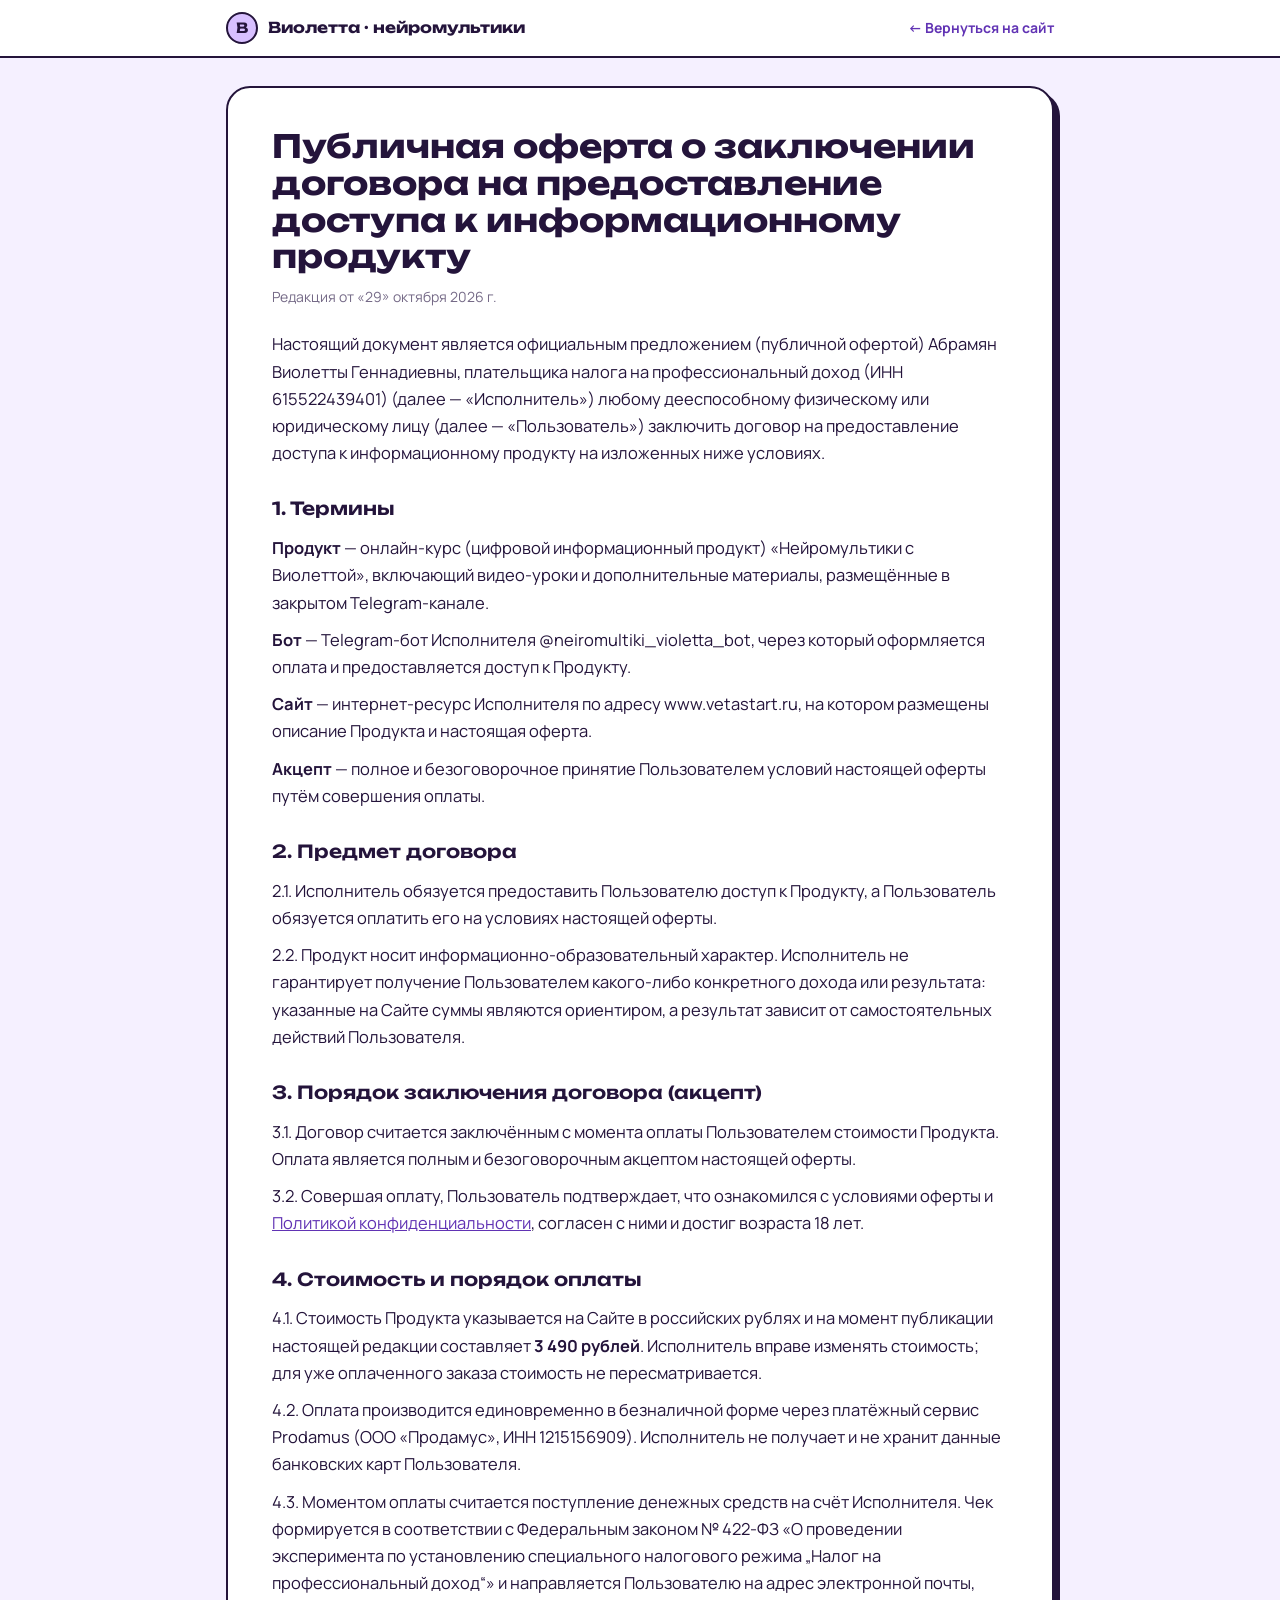
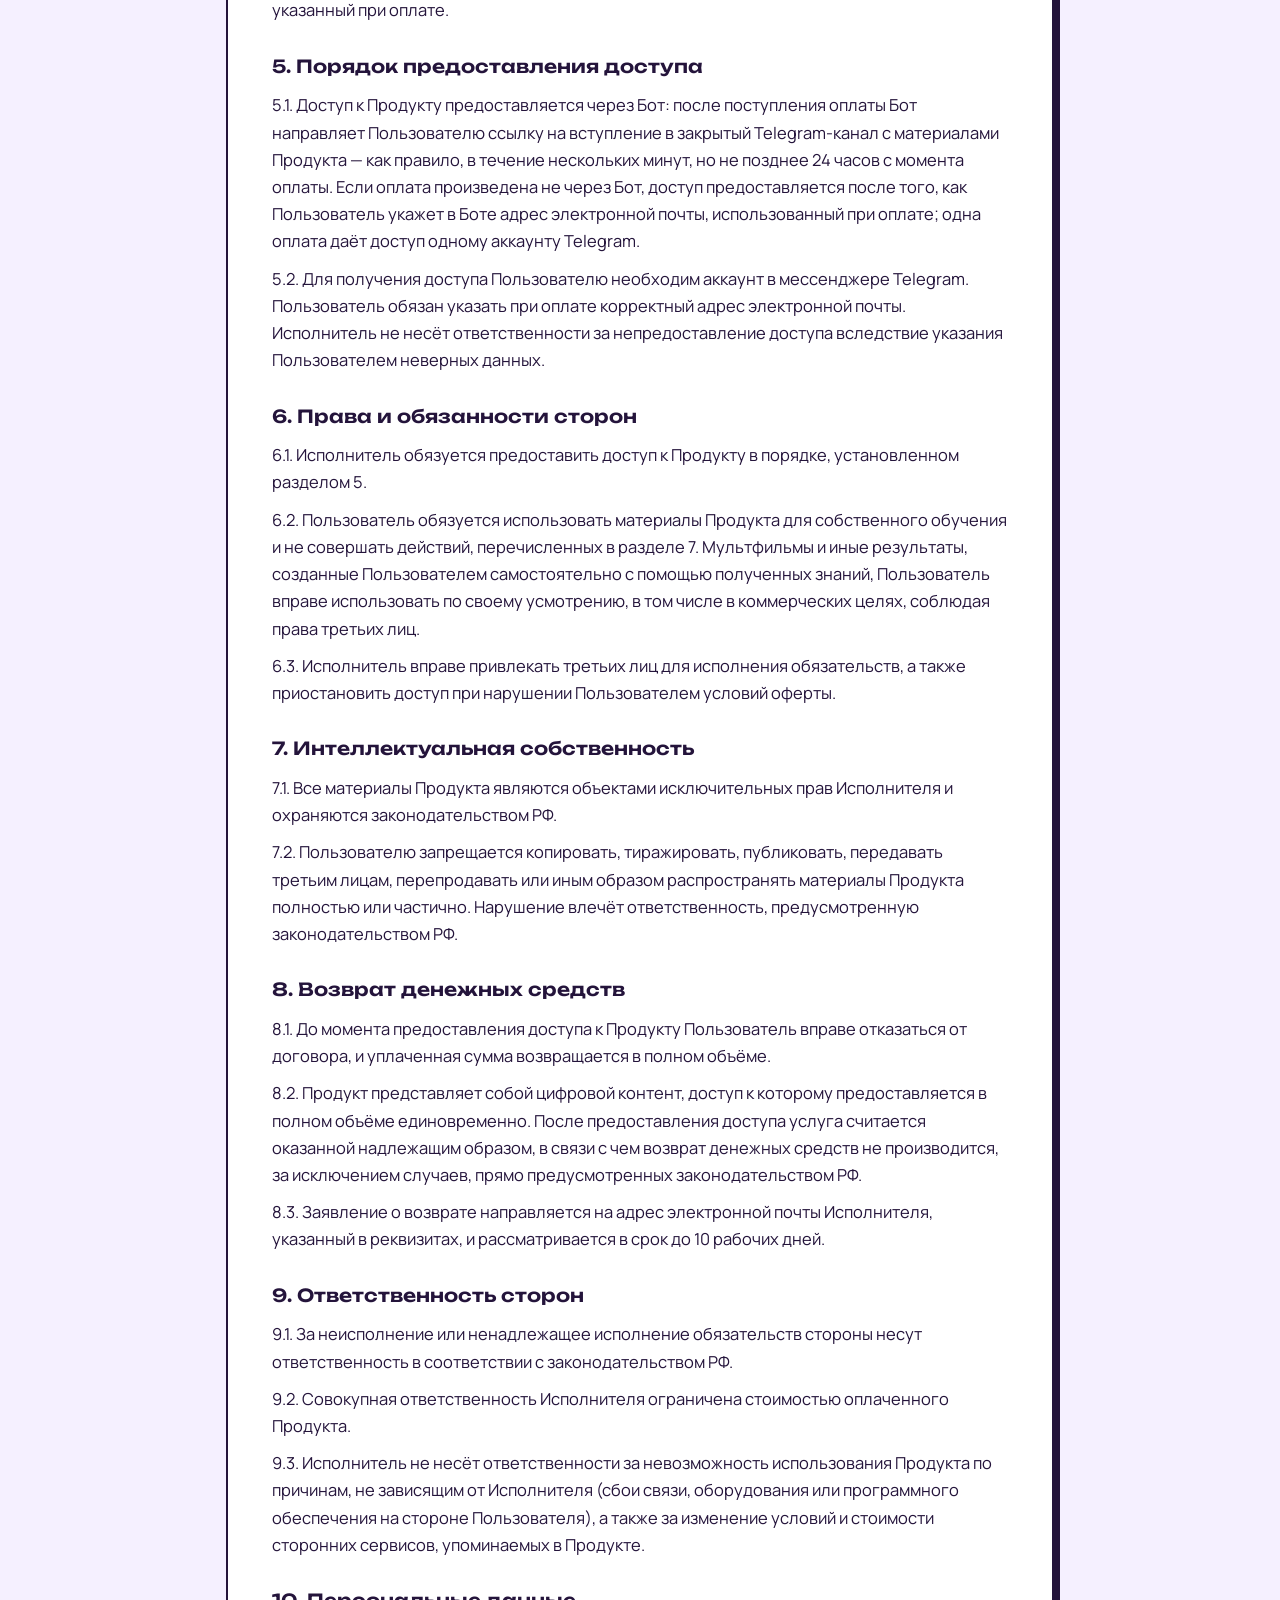
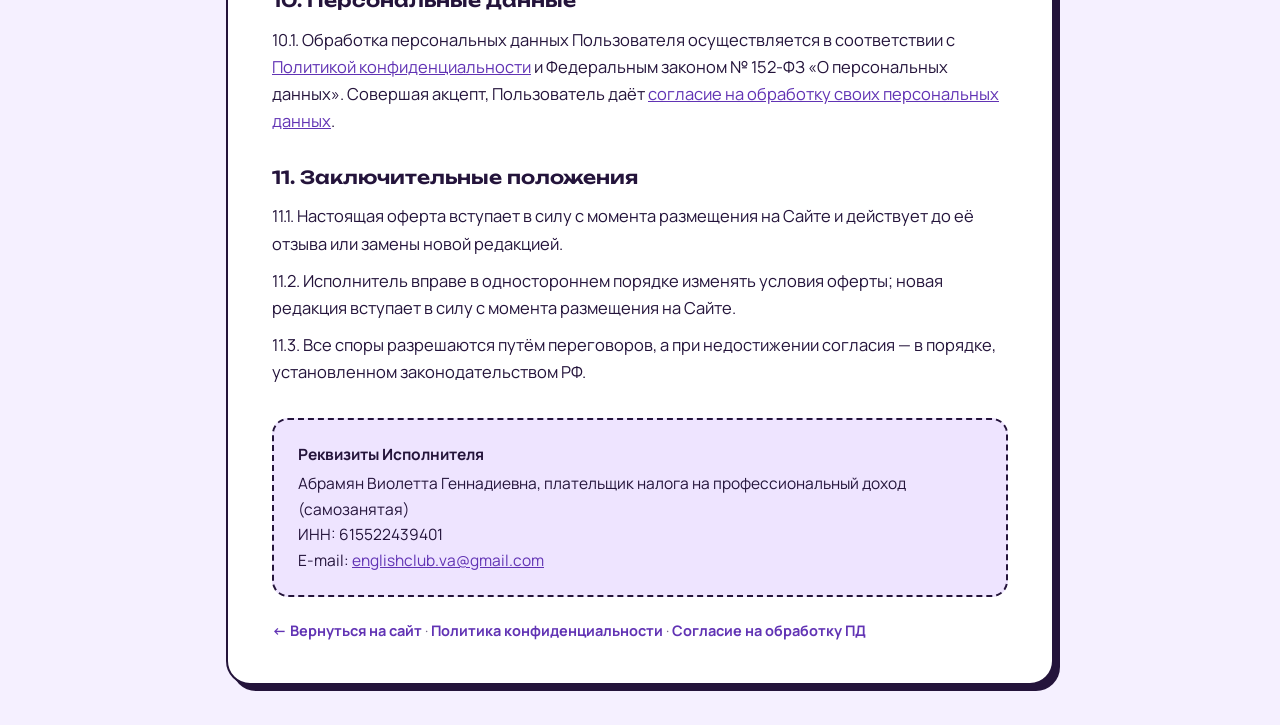
<file: oferta.html>
<!doctype html>
<html lang="ru">
<head>
<meta charset="utf-8">
<meta name="viewport" content="width=device-width, initial-scale=1">
<title>Публичная оферта — «Нейромультики с Виолеттой»</title>
<link rel="icon" href="favicon.ico" sizes="any">
<link rel="icon" type="image/png" sizes="32x32" href="img/favicon-32.png">
<link rel="apple-touch-icon" href="img/apple-touch-icon.png">
<link rel="preconnect" href="https://fonts.googleapis.com">
<link rel="preconnect" href="https://fonts.gstatic.com" crossorigin>
<link href="https://fonts.googleapis.com/css2?family=Unbounded:wght@600;700&family=Manrope:wght@400;600;700&display=swap" rel="stylesheet">
<link rel="stylesheet" href="docs.css">
</head>
<body>
<header class="top"><div class="in"><a class="brand" href="./"><b>В</b>Виолетта · нейромультики</a><a class="back" href="./">← Вернуться на сайт</a></div></header>
<main><article class="doc">
<h1>Публичная оферта о заключении договора на предоставление доступа к информационному продукту</h1>
<p class="ed">Редакция от «29» октября 2026 г.</p>

<p>Настоящий документ является официальным предложением (публичной офертой) Абрамян Виолетты Геннадиевны, плательщика налога на профессиональный доход (ИНН 615522439401) (далее — «Исполнитель») любому дееспособному физическому или юридическому лицу (далее — «Пользователь») заключить договор на предоставление доступа к информационному продукту на изложенных ниже условиях.</p>

<h2>1. Термины</h2>
<p><b>Продукт</b> — онлайн-курс (цифровой информационный продукт) «Нейромультики с Виолеттой», включающий видео-уроки и дополнительные материалы, размещённые в закрытом Telegram-канале.</p>
<p><b>Бот</b> — Telegram-бот Исполнителя @neiromultiki_violetta_bot, через который оформляется оплата и предоставляется доступ к Продукту.</p>
<p><b>Сайт</b> — интернет-ресурс Исполнителя по адресу www.vetastart.ru, на котором размещены описание Продукта и настоящая оферта.</p>
<p><b>Акцепт</b> — полное и безоговорочное принятие Пользователем условий настоящей оферты путём совершения оплаты.</p>

<h2>2. Предмет договора</h2>
<p>2.1. Исполнитель обязуется предоставить Пользователю доступ к Продукту, а Пользователь обязуется оплатить его на условиях настоящей оферты.</p>
<p>2.2. Продукт носит информационно-образовательный характер. Исполнитель не гарантирует получение Пользователем какого-либо конкретного дохода или результата: указанные на Сайте суммы являются ориентиром, а результат зависит от самостоятельных действий Пользователя.</p>

<h2>3. Порядок заключения договора (акцепт)</h2>
<p>3.1. Договор считается заключённым с момента оплаты Пользователем стоимости Продукта. Оплата является полным и безоговорочным акцептом настоящей оферты.</p>
<p>3.2. Совершая оплату, Пользователь подтверждает, что ознакомился с условиями оферты и <a href="politika.html">Политикой конфиденциальности</a>, согласен с ними и достиг возраста 18 лет.</p>

<h2>4. Стоимость и порядок оплаты</h2>
<p>4.1. Стоимость Продукта указывается на Сайте в российских рублях и на момент публикации настоящей редакции составляет <b>3 490 рублей</b>. Исполнитель вправе изменять стоимость; для уже оплаченного заказа стоимость не пересматривается.</p>
<p>4.2. Оплата производится единовременно в безналичной форме через платёжный сервис Prodamus (ООО «Продамус», ИНН 1215156909). Исполнитель не получает и не хранит данные банковских карт Пользователя.</p>
<p>4.3. Моментом оплаты считается поступление денежных средств на счёт Исполнителя. Чек формируется в соответствии с Федеральным законом № 422-ФЗ «О проведении эксперимента по установлению специального налогового режима „Налог на профессиональный доход“» и направляется Пользователю на адрес электронной почты, указанный при оплате.</p>

<h2>5. Порядок предоставления доступа</h2>
<p>5.1. Доступ к Продукту предоставляется через Бот: после поступления оплаты Бот направляет Пользователю ссылку на вступление в закрытый Telegram-канал с материалами Продукта — как правило, в течение нескольких минут, но не позднее 24 часов с момента оплаты. Если оплата произведена не через Бот, доступ предоставляется после того, как Пользователь укажет в Боте адрес электронной почты, использованный при оплате; одна оплата даёт доступ одному аккаунту Telegram.</p>
<p>5.2. Для получения доступа Пользователю необходим аккаунт в мессенджере Telegram. Пользователь обязан указать при оплате корректный адрес электронной почты. Исполнитель не несёт ответственности за непредоставление доступа вследствие указания Пользователем неверных данных.</p>

<h2>6. Права и обязанности сторон</h2>
<p>6.1. Исполнитель обязуется предоставить доступ к Продукту в порядке, установленном разделом 5.</p>
<p>6.2. Пользователь обязуется использовать материалы Продукта для собственного обучения и не совершать действий, перечисленных в разделе 7. Мультфильмы и иные результаты, созданные Пользователем самостоятельно с помощью полученных знаний, Пользователь вправе использовать по своему усмотрению, в том числе в коммерческих целях, соблюдая права третьих лиц.</p>
<p>6.3. Исполнитель вправе привлекать третьих лиц для исполнения обязательств, а также приостановить доступ при нарушении Пользователем условий оферты.</p>

<h2>7. Интеллектуальная собственность</h2>
<p>7.1. Все материалы Продукта являются объектами исключительных прав Исполнителя и охраняются законодательством РФ.</p>
<p>7.2. Пользователю запрещается копировать, тиражировать, публиковать, передавать третьим лицам, перепродавать или иным образом распространять материалы Продукта полностью или частично. Нарушение влечёт ответственность, предусмотренную законодательством РФ.</p>

<h2>8. Возврат денежных средств</h2>
<p>8.1. До момента предоставления доступа к Продукту Пользователь вправе отказаться от договора, и уплаченная сумма возвращается в полном объёме.</p>
<p>8.2. Продукт представляет собой цифровой контент, доступ к которому предоставляется в полном объёме единовременно. После предоставления доступа услуга считается оказанной надлежащим образом, в связи с чем возврат денежных средств не производится, за исключением случаев, прямо предусмотренных законодательством РФ.</p>
<p>8.3. Заявление о возврате направляется на адрес электронной почты Исполнителя, указанный в реквизитах, и рассматривается в срок до 10 рабочих дней.</p>

<h2>9. Ответственность сторон</h2>
<p>9.1. За неисполнение или ненадлежащее исполнение обязательств стороны несут ответственность в соответствии с законодательством РФ.</p>
<p>9.2. Совокупная ответственность Исполнителя ограничена стоимостью оплаченного Продукта.</p>
<p>9.3. Исполнитель не несёт ответственности за невозможность использования Продукта по причинам, не зависящим от Исполнителя (сбои связи, оборудования или программного обеспечения на стороне Пользователя), а также за изменение условий и стоимости сторонних сервисов, упоминаемых в Продукте.</p>

<h2>10. Персональные данные</h2>
<p>10.1. Обработка персональных данных Пользователя осуществляется в соответствии с <a href="politika.html">Политикой конфиденциальности</a> и Федеральным законом № 152-ФЗ «О персональных данных». Совершая акцепт, Пользователь даёт <a href="soglasie.html">согласие на обработку своих персональных данных</a>.</p>

<h2>11. Заключительные положения</h2>
<p>11.1. Настоящая оферта вступает в силу с момента размещения на Сайте и действует до её отзыва или замены новой редакцией.</p>
<p>11.2. Исполнитель вправе в одностороннем порядке изменять условия оферты; новая редакция вступает в силу с момента размещения на Сайте.</p>
<p>11.3. Все споры разрешаются путём переговоров, а при недостижении согласия — в порядке, установленном законодательством РФ.</p>

<div class="op">
  <b>Реквизиты Исполнителя</b>
  Абрамян Виолетта Геннадиевна, плательщик налога на профессиональный доход (самозанятая)<br>
  ИНН: 615522439401<br>
  E-mail: <a href="mailto:englishclub.va@gmail.com">englishclub.va@gmail.com</a>
</div>
<p class="links"><a href="./">← Вернуться на сайт</a> · <a href="politika.html">Политика конфиденциальности</a> · <a href="soglasie.html">Согласие на обработку ПД</a></p>
</article></main>
</body>
</html>
</file>
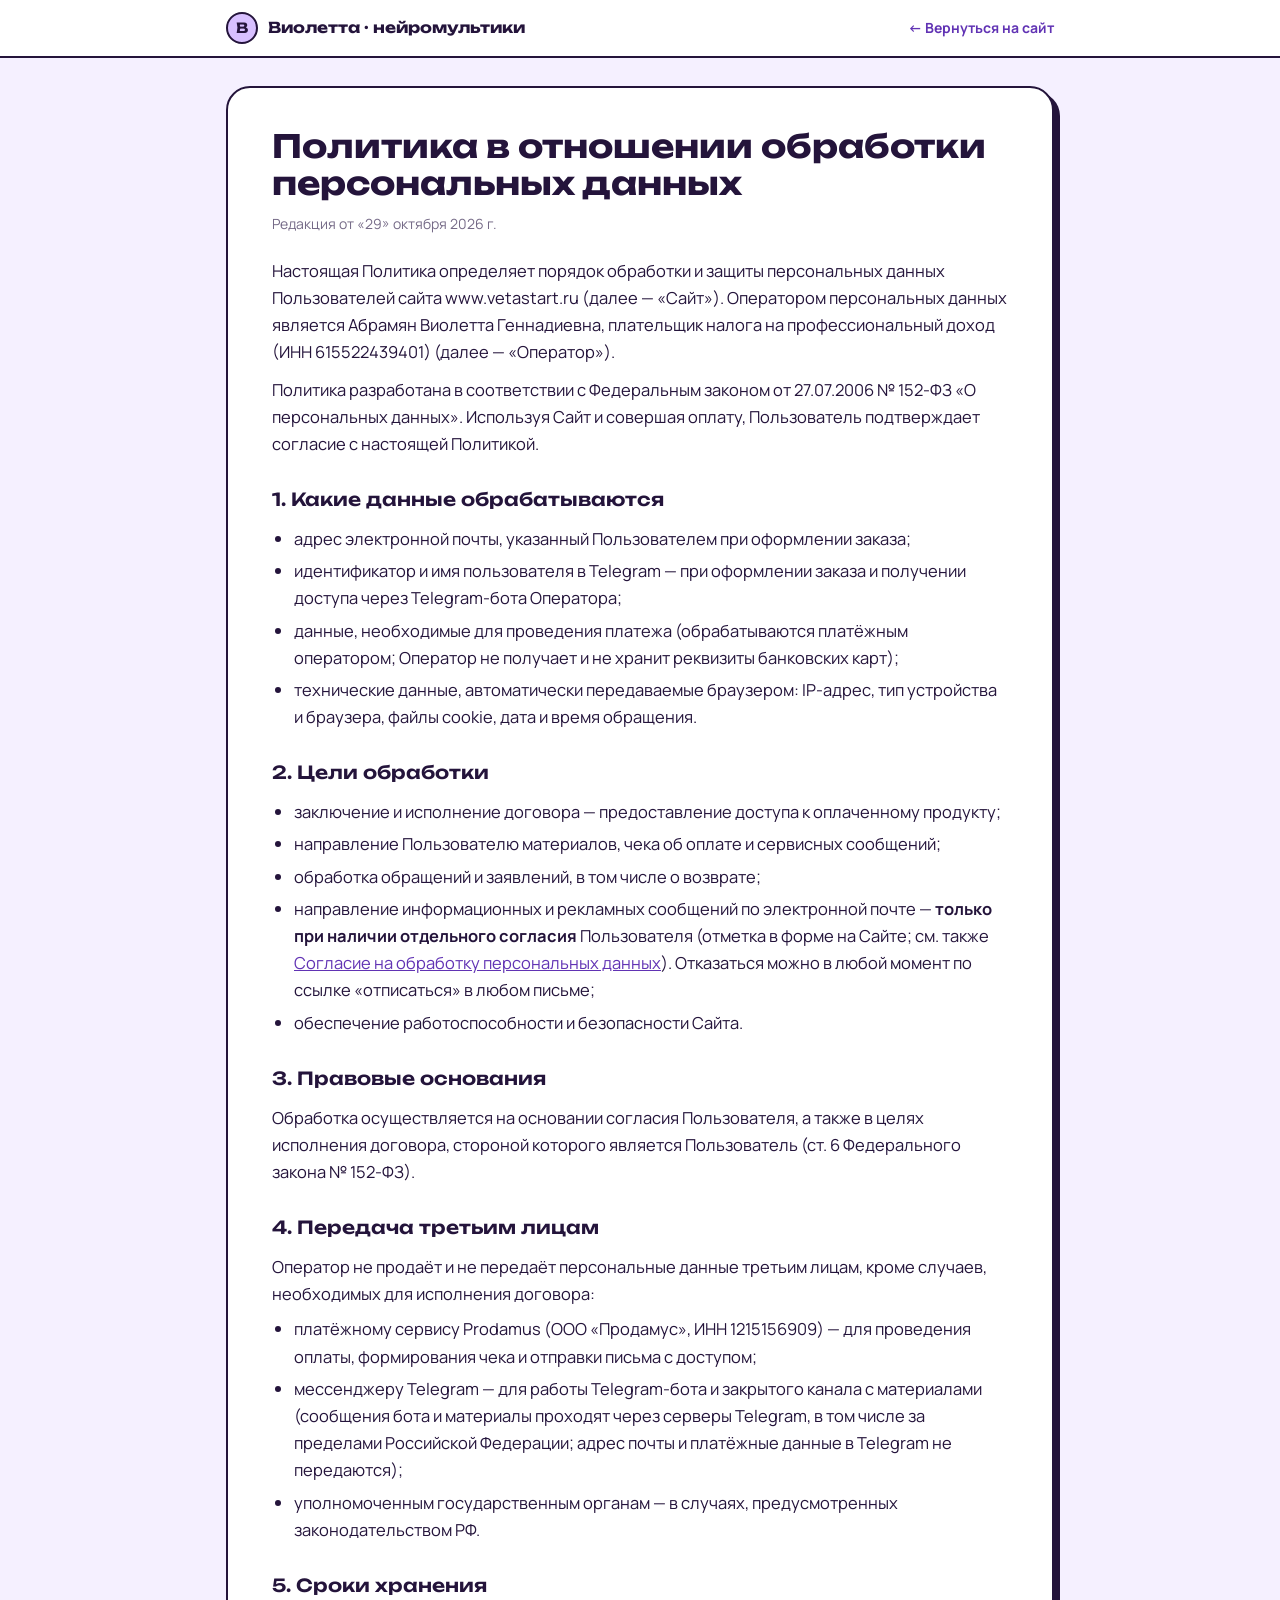
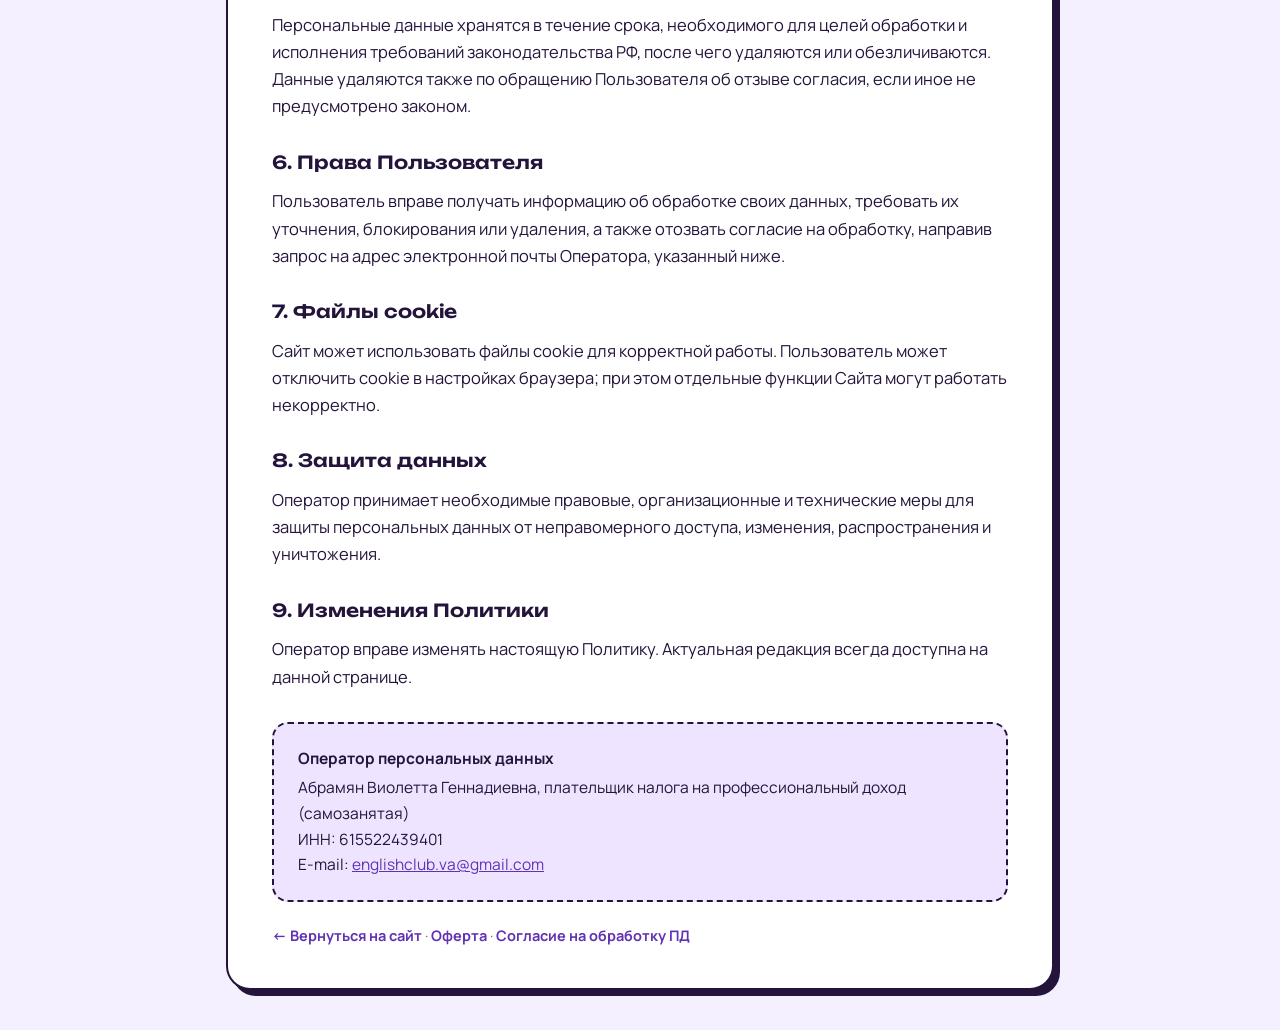
<file: politika.html>
<!doctype html>
<html lang="ru">
<head>
<meta charset="utf-8">
<meta name="viewport" content="width=device-width, initial-scale=1">
<title>Политика конфиденциальности — «Нейромультики с Виолеттой»</title>
<link rel="icon" href="favicon.ico" sizes="any">
<link rel="icon" type="image/png" sizes="32x32" href="img/favicon-32.png">
<link rel="apple-touch-icon" href="img/apple-touch-icon.png">
<link rel="preconnect" href="https://fonts.googleapis.com">
<link rel="preconnect" href="https://fonts.gstatic.com" crossorigin>
<link href="https://fonts.googleapis.com/css2?family=Unbounded:wght@600;700&family=Manrope:wght@400;600;700&display=swap" rel="stylesheet">
<link rel="stylesheet" href="docs.css">
</head>
<body>
<header class="top"><div class="in"><a class="brand" href="./"><b>В</b>Виолетта · нейромультики</a><a class="back" href="./">← Вернуться на сайт</a></div></header>
<main><article class="doc">
<h1>Политика в отношении обработки персональных данных</h1>
<p class="ed">Редакция от «29» октября 2026 г.</p>

<p>Настоящая Политика определяет порядок обработки и защиты персональных данных Пользователей сайта www.vetastart.ru (далее — «Сайт»). Оператором персональных данных является Абрамян Виолетта Геннадиевна, плательщик налога на профессиональный доход (ИНН 615522439401) (далее — «Оператор»).</p>
<p>Политика разработана в соответствии с Федеральным законом от 27.07.2006 № 152-ФЗ «О персональных данных». Используя Сайт и совершая оплату, Пользователь подтверждает согласие с настоящей Политикой.</p>

<h2>1. Какие данные обрабатываются</h2>
<ul>
  <li>адрес электронной почты, указанный Пользователем при оформлении заказа;</li>
  <li>идентификатор и имя пользователя в Telegram — при оформлении заказа и получении доступа через Telegram-бота Оператора;</li>
  <li>данные, необходимые для проведения платежа (обрабатываются платёжным оператором; Оператор не получает и не хранит реквизиты банковских карт);</li>
  <li>технические данные, автоматически передаваемые браузером: IP-адрес, тип устройства и браузера, файлы cookie, дата и время обращения.</li>
</ul>

<h2>2. Цели обработки</h2>
<ul>
  <li>заключение и исполнение договора — предоставление доступа к оплаченному продукту;</li>
  <li>направление Пользователю материалов, чека об оплате и сервисных сообщений;</li>
  <li>обработка обращений и заявлений, в том числе о возврате;</li>
  <li>направление информационных и рекламных сообщений по электронной почте — <b>только при наличии отдельного согласия</b> Пользователя (отметка в форме на Сайте; см. также <a href="soglasie.html">Согласие на обработку персональных данных</a>). Отказаться можно в любой момент по ссылке «отписаться» в любом письме;</li>
  <li>обеспечение работоспособности и безопасности Сайта.</li>
</ul>

<h2>3. Правовые основания</h2>
<p>Обработка осуществляется на основании согласия Пользователя, а также в целях исполнения договора, стороной которого является Пользователь (ст. 6 Федерального закона № 152-ФЗ).</p>

<h2>4. Передача третьим лицам</h2>
<p>Оператор не продаёт и не передаёт персональные данные третьим лицам, кроме случаев, необходимых для исполнения договора:</p>
<ul>
  <li>платёжному сервису Prodamus (ООО «Продамус», ИНН 1215156909) — для проведения оплаты, формирования чека и отправки письма с доступом;</li>
  <li>мессенджеру Telegram — для работы Telegram-бота и закрытого канала с материалами (сообщения бота и материалы проходят через серверы Telegram, в том числе за пределами Российской Федерации; адрес почты и платёжные данные в Telegram не передаются);</li>
  <li>уполномоченным государственным органам — в случаях, предусмотренных законодательством РФ.</li>
</ul>

<h2>5. Сроки хранения</h2>
<p>Персональные данные хранятся в течение срока, необходимого для целей обработки и исполнения требований законодательства РФ, после чего удаляются или обезличиваются. Данные удаляются также по обращению Пользователя об отзыве согласия, если иное не предусмотрено законом.</p>

<h2>6. Права Пользователя</h2>
<p>Пользователь вправе получать информацию об обработке своих данных, требовать их уточнения, блокирования или удаления, а также отозвать согласие на обработку, направив запрос на адрес электронной почты Оператора, указанный ниже.</p>

<h2>7. Файлы cookie</h2>
<p>Сайт может использовать файлы cookie для корректной работы. Пользователь может отключить cookie в настройках браузера; при этом отдельные функции Сайта могут работать некорректно.</p>

<h2>8. Защита данных</h2>
<p>Оператор принимает необходимые правовые, организационные и технические меры для защиты персональных данных от неправомерного доступа, изменения, распространения и уничтожения.</p>

<h2>9. Изменения Политики</h2>
<p>Оператор вправе изменять настоящую Политику. Актуальная редакция всегда доступна на данной странице.</p>

<div class="op">
  <b>Оператор персональных данных</b>
  Абрамян Виолетта Геннадиевна, плательщик налога на профессиональный доход (самозанятая)<br>
  ИНН: 615522439401<br>
  E-mail: <a href="mailto:englishclub.va@gmail.com">englishclub.va@gmail.com</a>
</div>
<p class="links"><a href="./">← Вернуться на сайт</a> · <a href="oferta.html">Оферта</a> · <a href="soglasie.html">Согласие на обработку ПД</a></p>
</article></main>
</body>
</html>
</file>
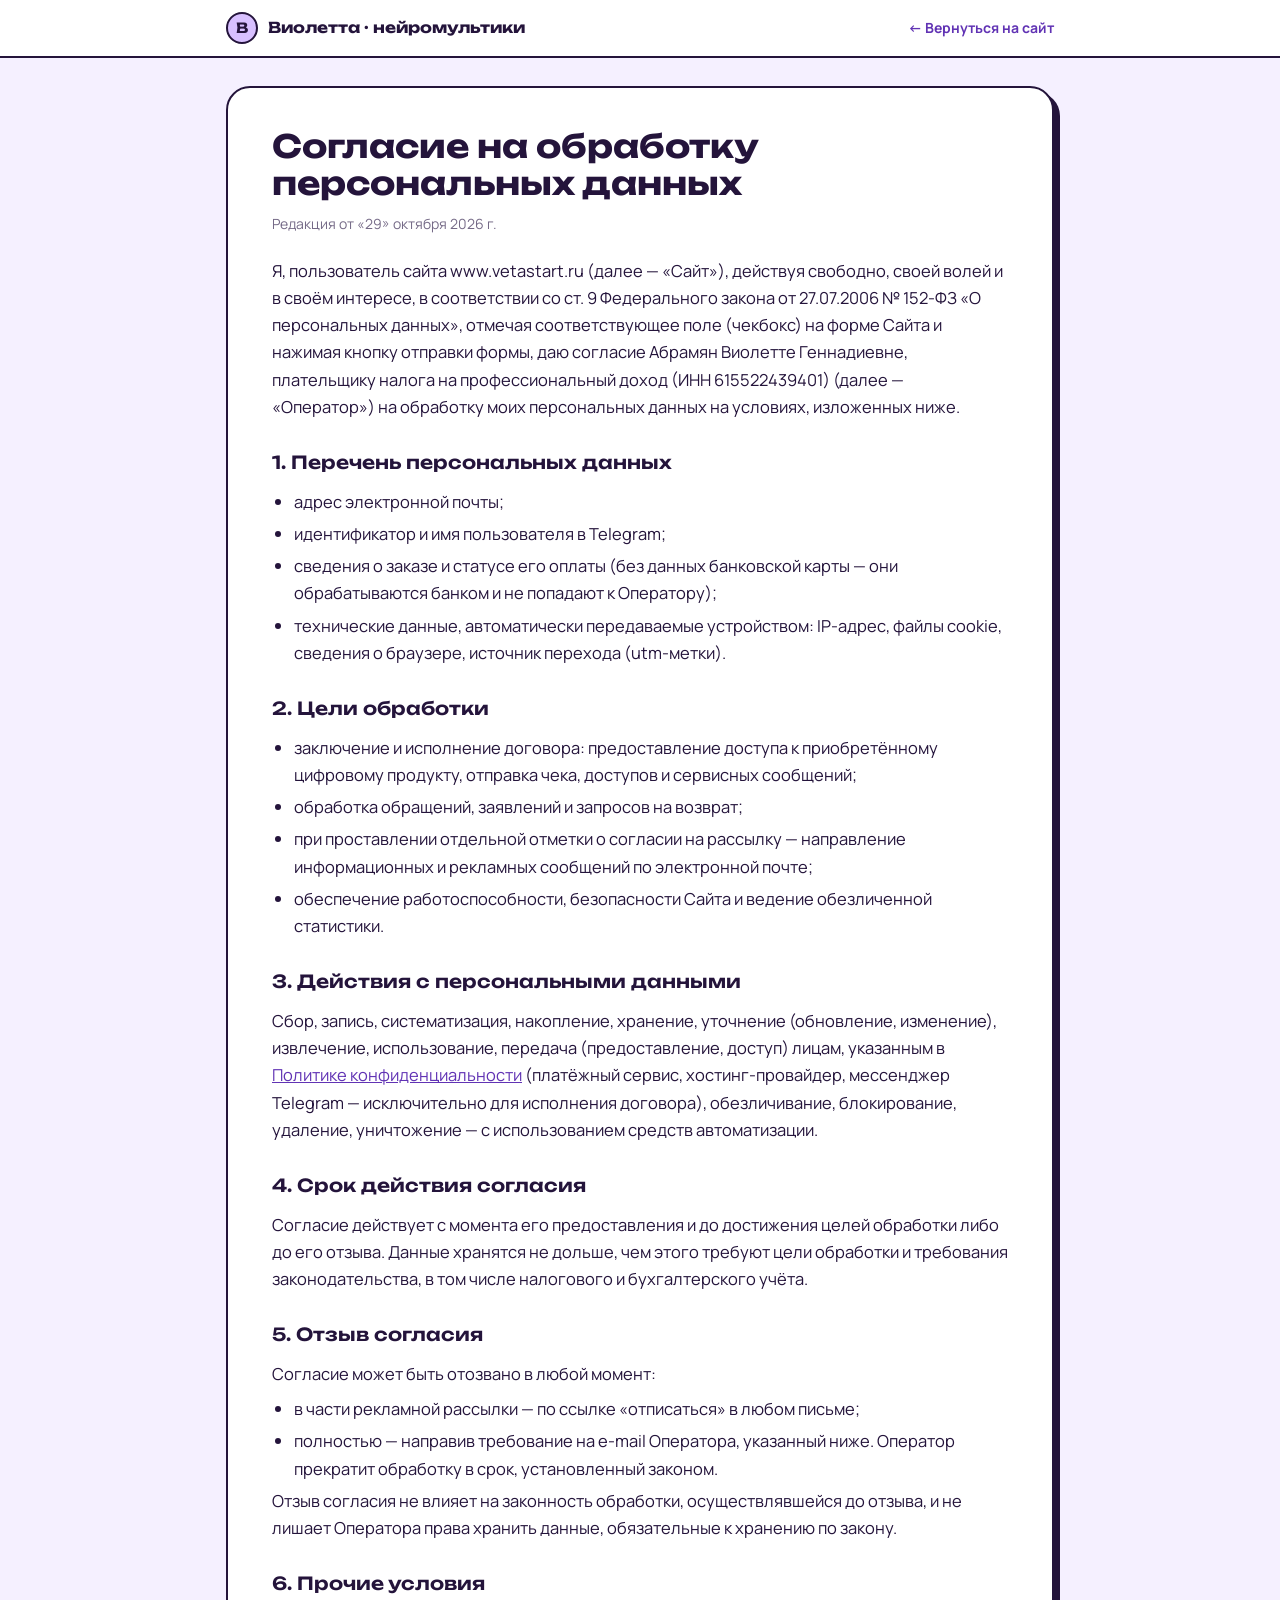
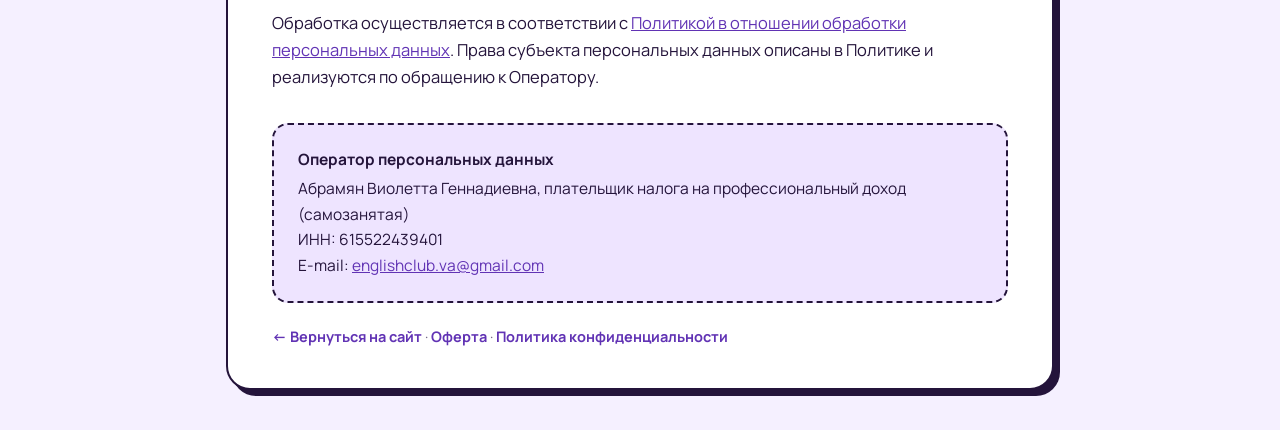
<file: soglasie.html>
<!doctype html>
<html lang="ru">
<head>
<meta charset="utf-8">
<meta name="viewport" content="width=device-width, initial-scale=1">
<title>Согласие на обработку персональных данных — «Нейромультики с Виолеттой»</title>
<link rel="icon" href="favicon.ico" sizes="any">
<link rel="icon" type="image/png" sizes="32x32" href="img/favicon-32.png">
<link rel="apple-touch-icon" href="img/apple-touch-icon.png">
<link rel="preconnect" href="https://fonts.googleapis.com">
<link rel="preconnect" href="https://fonts.gstatic.com" crossorigin>
<link href="https://fonts.googleapis.com/css2?family=Unbounded:wght@600;700&family=Manrope:wght@400;600;700&display=swap" rel="stylesheet">
<link rel="stylesheet" href="docs.css">
</head>
<body>
<header class="top"><div class="in"><a class="brand" href="./"><b>В</b>Виолетта · нейромультики</a><a class="back" href="./">← Вернуться на сайт</a></div></header>
<main><article class="doc">
<h1>Согласие на обработку персональных данных</h1>
<p class="ed">Редакция от «29» октября 2026 г.</p>

<p>Я, пользователь сайта www.vetastart.ru (далее — «Сайт»), действуя свободно, своей волей и в своём интересе, в соответствии со ст. 9 Федерального закона от 27.07.2006 № 152-ФЗ «О персональных данных», отмечая соответствующее поле (чекбокс) на форме Сайта и нажимая кнопку отправки формы, даю согласие Абрамян Виолетте Геннадиевне, плательщику налога на профессиональный доход (ИНН 615522439401) (далее — «Оператор») на обработку моих персональных данных на условиях, изложенных ниже.</p>

<h2>1. Перечень персональных данных</h2>
<ul>
  <li>адрес электронной почты;</li>
  <li>идентификатор и имя пользователя в Telegram;</li>
  <li>сведения о заказе и статусе его оплаты (без данных банковской карты — они обрабатываются банком и не попадают к Оператору);</li>
  <li>технические данные, автоматически передаваемые устройством: IP-адрес, файлы cookie, сведения о браузере, источник перехода (utm-метки).</li>
</ul>

<h2>2. Цели обработки</h2>
<ul>
  <li>заключение и исполнение договора: предоставление доступа к приобретённому цифровому продукту, отправка чека, доступов и сервисных сообщений;</li>
  <li>обработка обращений, заявлений и запросов на возврат;</li>
  <li>при проставлении отдельной отметки о согласии на рассылку — направление информационных и рекламных сообщений по электронной почте;</li>
  <li>обеспечение работоспособности, безопасности Сайта и ведение обезличенной статистики.</li>
</ul>

<h2>3. Действия с персональными данными</h2>
<p>Сбор, запись, систематизация, накопление, хранение, уточнение (обновление, изменение), извлечение, использование, передача (предоставление, доступ) лицам, указанным в <a href="politika.html">Политике конфиденциальности</a> (платёжный сервис, хостинг-провайдер, мессенджер Telegram — исключительно для исполнения договора), обезличивание, блокирование, удаление, уничтожение — с использованием средств автоматизации.</p>

<h2>4. Срок действия согласия</h2>
<p>Согласие действует с момента его предоставления и до достижения целей обработки либо до его отзыва. Данные хранятся не дольше, чем этого требуют цели обработки и требования законодательства, в том числе налогового и бухгалтерского учёта.</p>

<h2>5. Отзыв согласия</h2>
<p>Согласие может быть отозвано в любой момент:</p>
<ul>
  <li>в части рекламной рассылки — по ссылке «отписаться» в любом письме;</li>
  <li>полностью — направив требование на e-mail Оператора, указанный ниже. Оператор прекратит обработку в срок, установленный законом.</li>
</ul>
<p>Отзыв согласия не влияет на законность обработки, осуществлявшейся до отзыва, и не лишает Оператора права хранить данные, обязательные к хранению по закону.</p>

<h2>6. Прочие условия</h2>
<p>Обработка осуществляется в соответствии с <a href="politika.html">Политикой в отношении обработки персональных данных</a>. Права субъекта персональных данных описаны в Политике и реализуются по обращению к Оператору.</p>

<div class="op">
  <b>Оператор персональных данных</b>
  Абрамян Виолетта Геннадиевна, плательщик налога на профессиональный доход (самозанятая)<br>
  ИНН: 615522439401<br>
  E-mail: <a href="mailto:englishclub.va@gmail.com">englishclub.va@gmail.com</a>
</div>
<p class="links"><a href="./">← Вернуться на сайт</a> · <a href="oferta.html">Оферта</a> · <a href="politika.html">Политика конфиденциальности</a></p>
</article></main>
</body>
</html>
</file>
<file: docs.css>
:root{--ink:#24143B;--ink-2:#4B3C63;--muted:#756A87;--cream:#F5F0FF;--paper:#FFFFFF;--coral:#8053D6;--coral-deep:#6133B4;--butter:#D8C0FF}
*{box-sizing:border-box;margin:0;padding:0}
body{font-family:Manrope,system-ui,-apple-system,"Segoe UI",Roboto,sans-serif;color:var(--ink);background:var(--cream);font-size:16.5px;line-height:1.65;-webkit-text-size-adjust:100%}
a{color:var(--coral-deep)}
.top{background:var(--paper);border-bottom:2px solid var(--ink)}
.top .in{max-width:860px;margin:0 auto;padding:12px 16px;display:flex;align-items:center;justify-content:space-between;gap:16px}
.brand{display:flex;align-items:center;gap:10px;text-decoration:none;color:inherit;font-family:Unbounded,sans-serif;font-weight:700;font-size:15px}
.brand b{display:grid;place-items:center;width:32px;height:32px;border:2px solid var(--ink);border-radius:50%;background:var(--butter);font-size:14px}
.back{font-size:14px;font-weight:700;text-decoration:none;white-space:nowrap}
main{max-width:860px;margin:28px auto 40px;padding:0 16px}
.doc{background:var(--paper);border:2px solid var(--ink);border-radius:24px;padding:40px 44px;box-shadow:6px 6px 0 var(--ink)}
h1{font-family:Unbounded,sans-serif;font-weight:700;font-size:clamp(22px,3.4vw,32px);line-height:1.15}
.ed{color:var(--muted);font-size:14px;margin:10px 0 22px}
h2{font-family:Unbounded,sans-serif;font-weight:600;font-size:18px;margin:28px 0 10px}
p+p{margin-top:10px}
ul{margin:8px 0 0 22px}
li{margin:5px 0}
.op{margin-top:32px;padding:22px 24px;border-radius:16px;background:#EEE4FF;border:2px dashed var(--ink);font-size:15.5px}
.op b{display:block;margin-bottom:4px}
.fill{background:var(--butter);padding:0 4px;border-radius:4px;font-weight:700}
.links{margin-top:22px;font-size:14.5px;color:var(--muted)}
.links a{font-weight:700;text-decoration:none}
@media (max-width:640px){
  .doc{padding:26px 20px;border-radius:18px}
  main{margin-top:18px}
}
/* Узкие экраны: переносы без изменения содержания документов. */
.doc{overflow-wrap:anywhere}
.brand b{flex-shrink:0}
@media(max-width:640px){.top .in{flex-wrap:wrap}.brand{min-width:0}.op{padding:18px 16px}}
</file>
